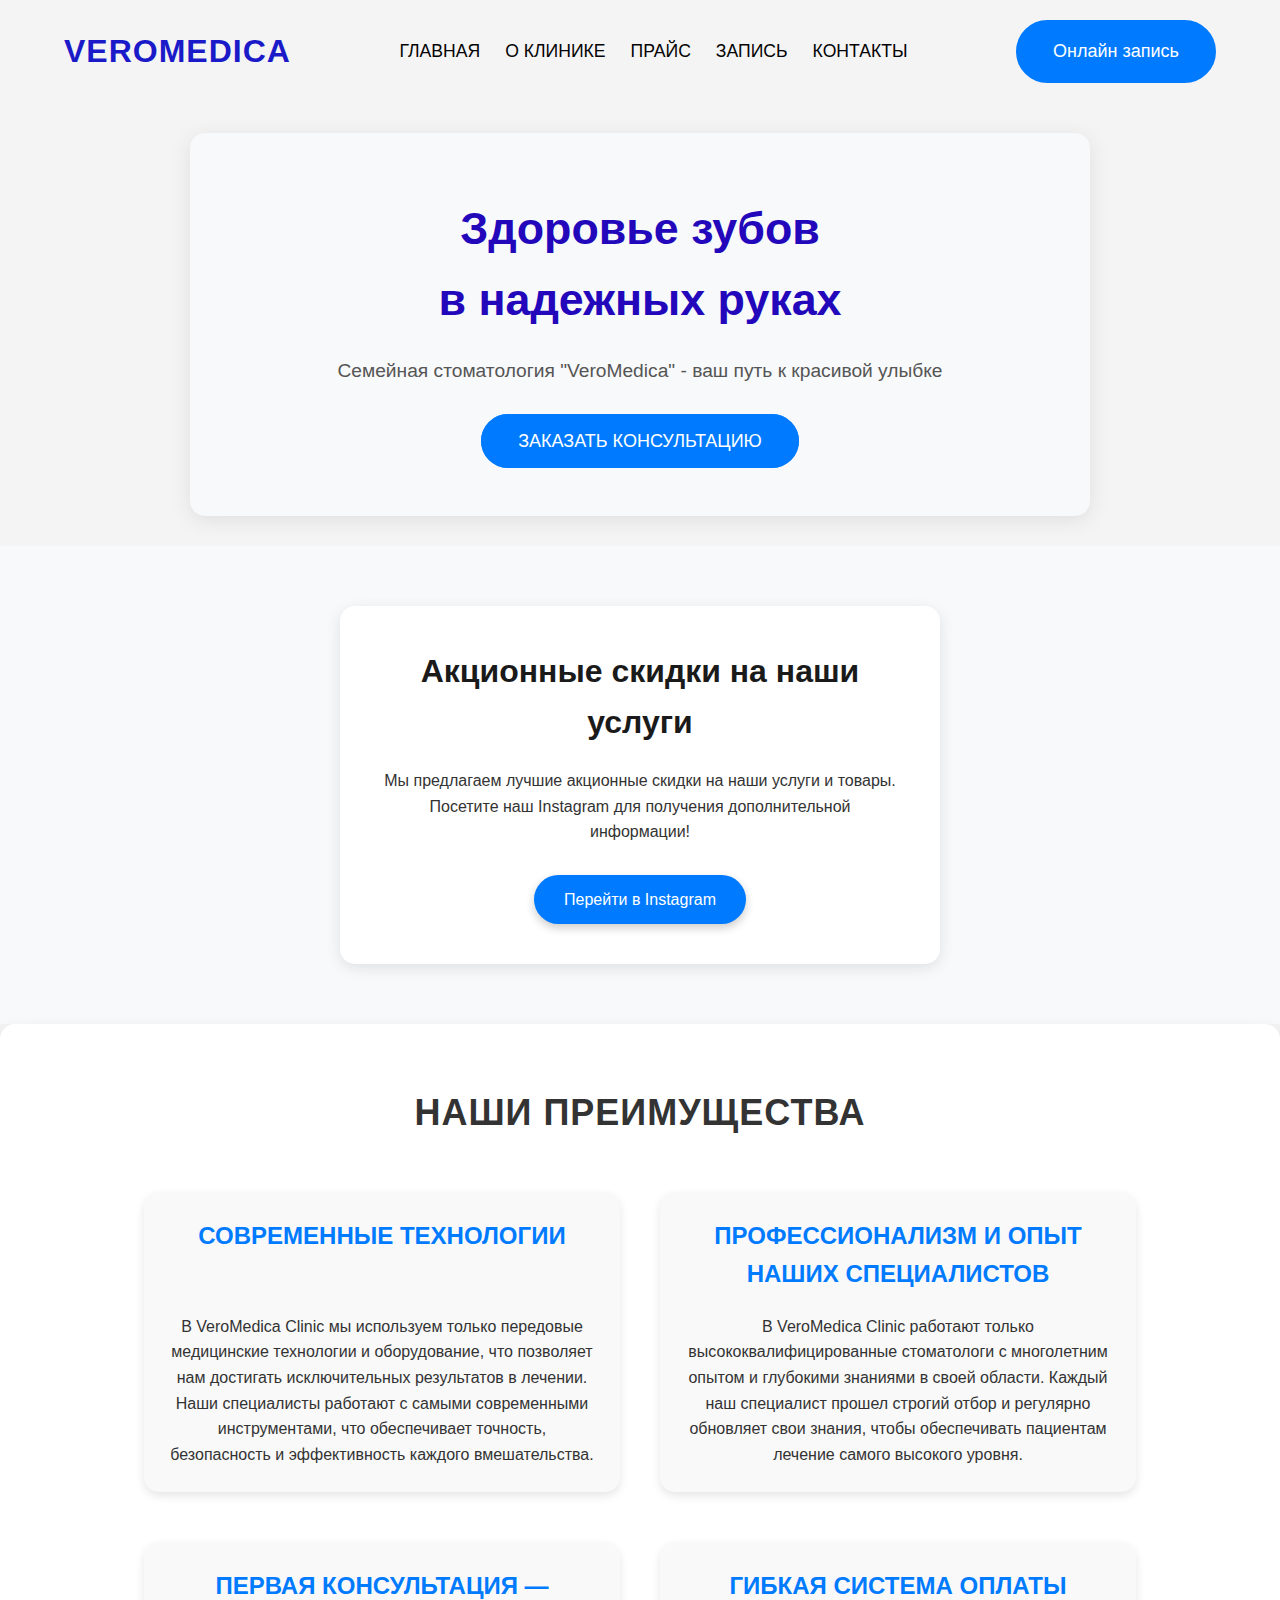
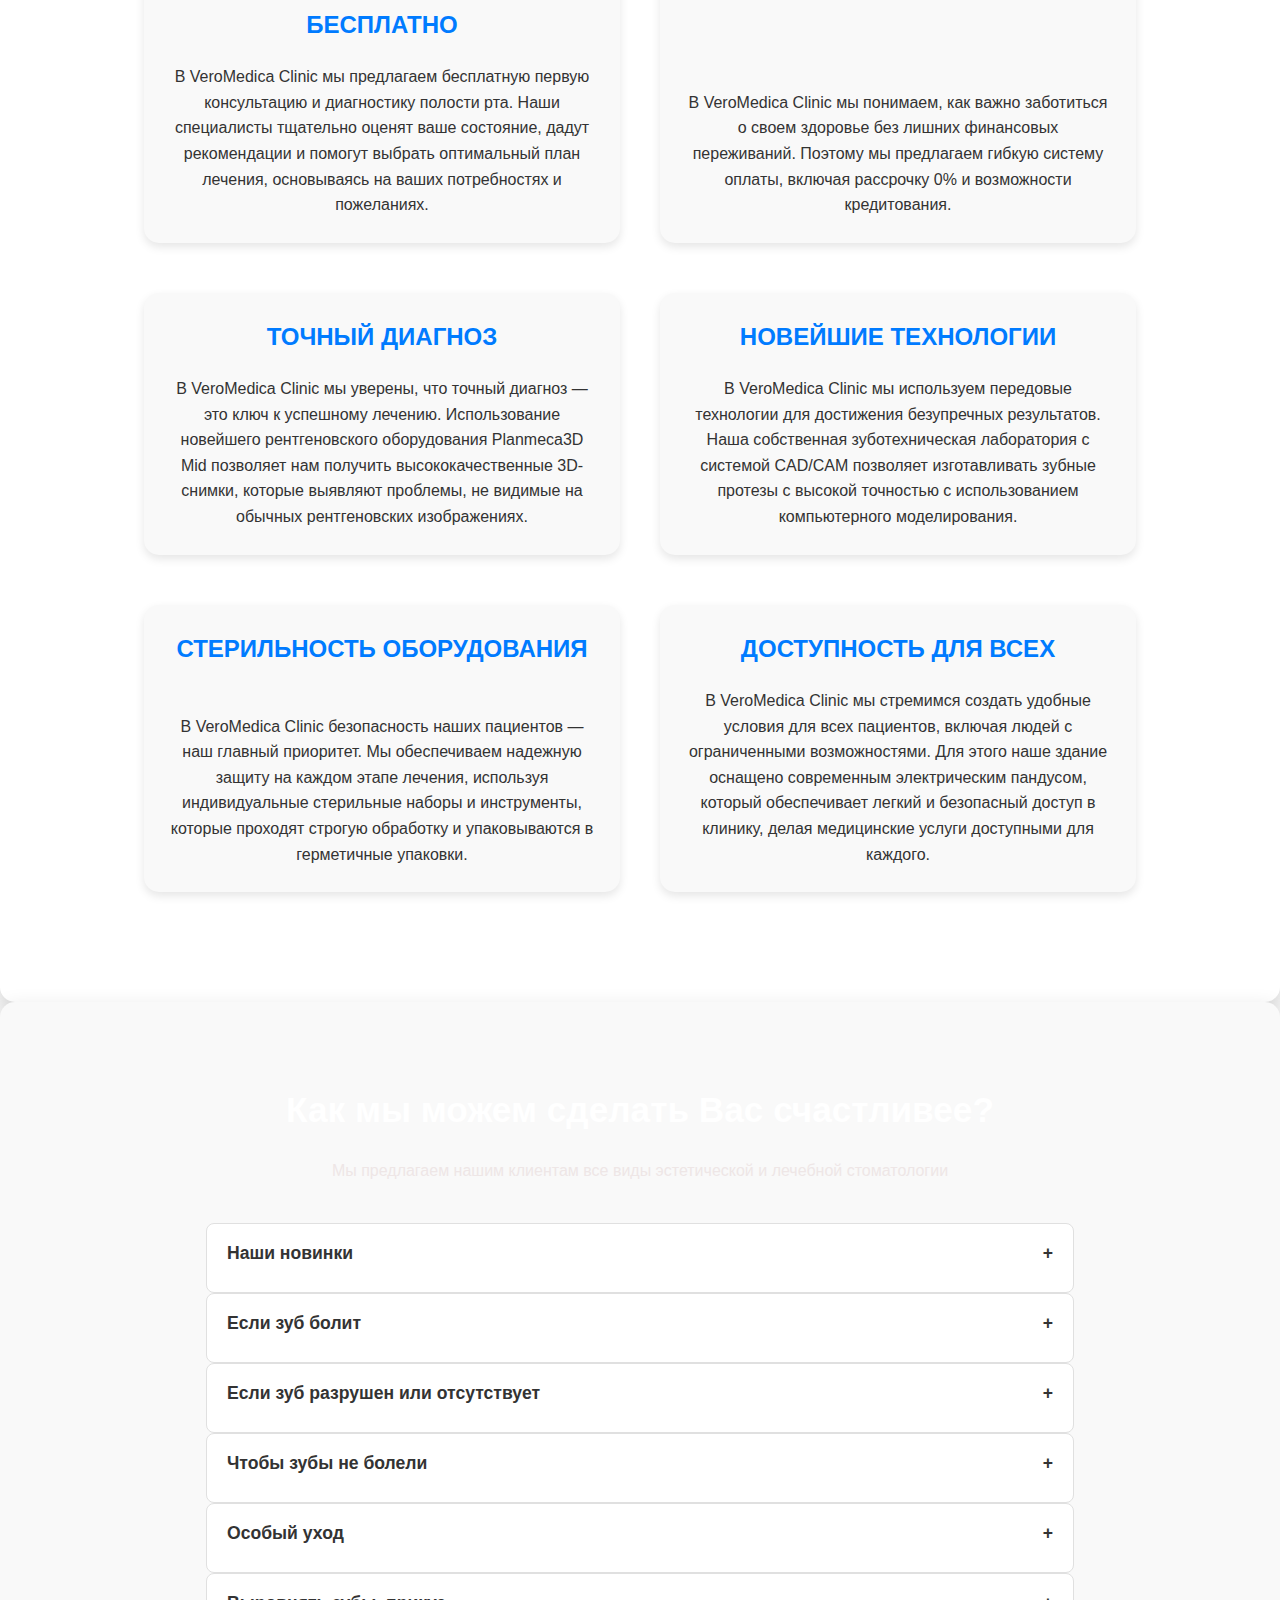
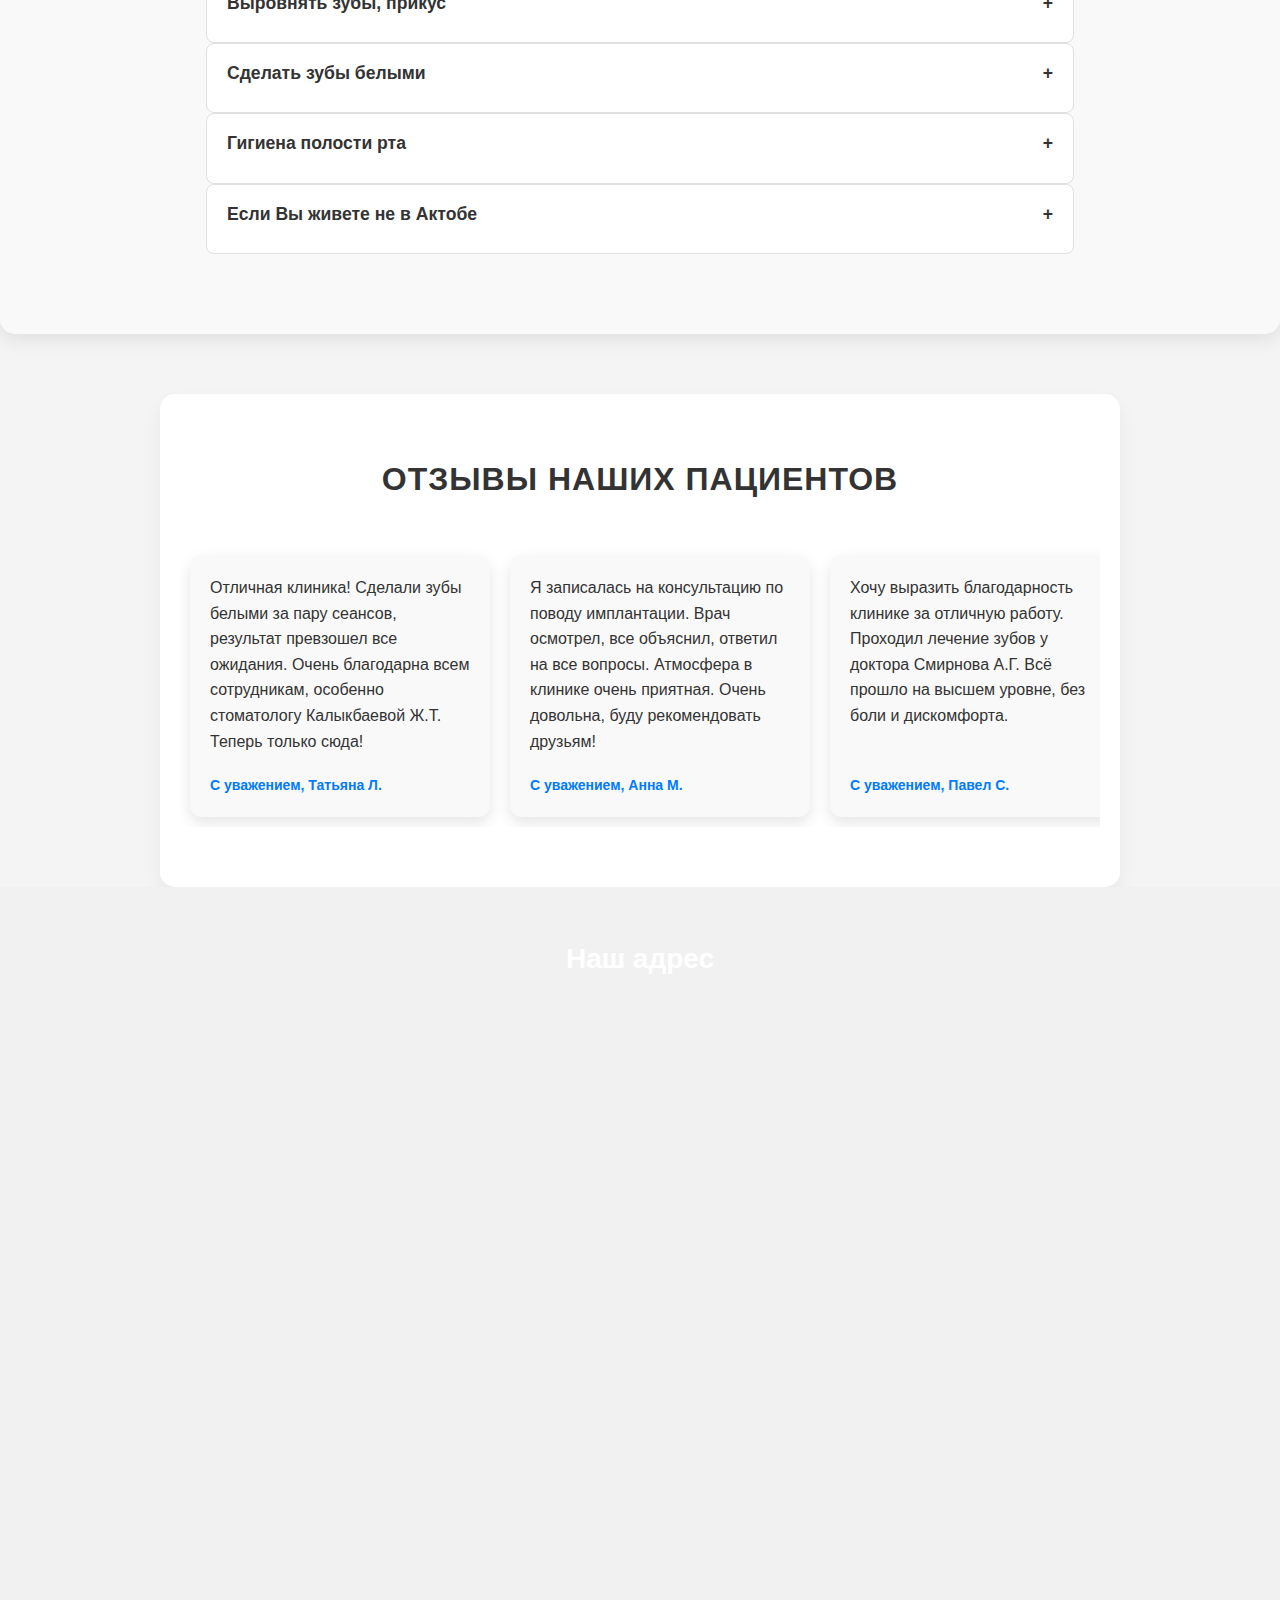
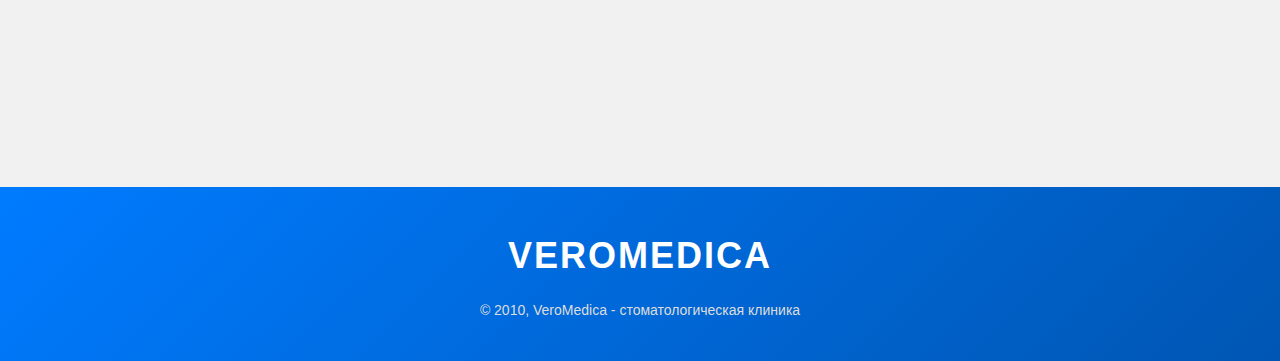
<file: index.html>
<!DOCTYPE html>
<html lang="ru">
<head>
    <meta charset="UTF-8">
    <meta name="viewport" content="width=device-width, initial-scale=1.0">
    <title>VeroMedica Clinic</title>
    <link rel="stylesheet" href="Css/styles.css">
</head>
<body>
    <header class="header">
        <div class="container">
            <div class="logo">VeroMedica</div>
            <nav class="nav-menu">
                <a href="index.html">Главная</a>
                <a href="О клинике.html">О клинике</a>
                <a href="Прайс.html">Прайс</a>
                <a href="Запись.html">Запись</a>
                <a href="Контакты.html">Контакты</a>
            </nav>
            <a href="#" class="btn primary-btn" id="openModal">Онлайн запись</a>
            <div id="modal" class="modal">
                <div class="modal-content">
                    <span class="close">&times;</span>
                    <h2>Онлайн запись</h2>
                    <form id="appointmentForm">
                        <input type="text" id="name" placeholder="Ваше имя" required>
                        <input type="text" id="city" placeholder="Ваш город" required>
                        <input type="tel" id="phone" placeholder="Ваш номер телефона" required>

                        <label for="doctor">Выберите врача:</label>
                        <select id="doctor" required>
                            <option value="" disabled selected>Выберите врача</option>
                            <option value="doctor1">Доктор Иванов</option>
                            <option value="doctor2">Доктор Петров</option>
                            <option value="doctor3">Доктор Сидоров</option>
                        </select>

                        <label for="date">Выберите дату:</label>
                        <input type="date" id="date" required>
                        <p id="dateError" style="color: red; display: none;">Эта дата недоступна для записи.</p>

                        <button type="submit" class="btn submit-btn">Записаться</button>
                    </form>
                    <div id="successMessage" class="success-message" style="display: none;">
                        <span class="checkmark">✔</span>
                        <p>Ваша запись успешно отправлена!</p>
                        <button id="viewRecordsButton" style="display:none;" class="btn submit-btnn">Посмотреть мои записи</button>
                    </div>
                </div>
            </div>
        </div>
    </header>    

    <section class="hero">
        <div class="hero-content">
            <h1>Здоровье зубов<br>в надежных руках</h1>
            <p>Семейная стоматология "VeroMedica" - ваш путь к красивой улыбке</p>
            <!-- Кнопка для открытия модального окна консультации -->
<a href="#" class="btn primary-btn" id="openConsultationModal">Заказать консультацию</a>

<!-- Модальное окно для консультации -->
<div id="consultationModal" class="modal">
    <div class="modal-content">
        <span class="close">&times;</span>
        <h2>Заказать консультацию</h2>
        <form id="consultationForm">
            <input type="text" id="name" placeholder="Ваше имя" required>
            <input type="text" id="city" placeholder="Ваш город" required>
            <input type="tel" id="phone" placeholder="Ваш номер телефона" required>

            <label for="doctor">Выберите врача:</label>
            <select id="doctor" required>
                <option value="" disabled selected>Выберите врача</option>
                <option value="doctor1">Доктор Иванов</option>
                <option value="doctor2">Доктор Петров</option>
                <option value="doctor3">Доктор Сидоров</option>
            </select>

            <label for="date">Выберите дату:</label>
            <input type="date" id="date" required>
            <p id="dateError" style="color: red; display: none;">Эта дата недоступна для записи. Попробуйте другие дни!</p>

            <button type="submit" class="btn submit-btn">Записаться</button>
        </form>
        <div id="consultationSuccessMessage" class="success-message" style="display: none;">
            <span class="checkmark">✔</span>
            <p>Ваша консультация успешно заказана!</p>
        </div>
    </div>
</div>

        </div>
    </section>           

    <div class="promo-wrapper">
        <div class="promo-container">
            <h1>Акционные скидки на наши услуги</h1>
            <p>Мы предлагаем лучшие акционные скидки на наши услуги и товары. <br>Посетите наш Instagram для получения дополнительной информации!</p>
            <a href="https://www.instagram.com/dentko_aktobe/" target="_blank" class="promo-button">Перейти в Instagram</a>
        </div>
    </div>

    <div class="wrapper1">
        <h1>Наши преимущества</h1>
    
        <div class="line1">
            <div class="line-item">
                <h2>Современные технологии</h2>
                <p>В VeroMedica Clinic мы используем только передовые медицинские технологии и оборудование, что позволяет нам достигать исключительных результатов в лечении. Наши специалисты работают с самыми современными инструментами, что обеспечивает точность, безопасность и эффективность каждого вмешательства.</p>
            </div>
            <div class="line-item">
                <h2>Профессионализм и опыт наших специалистов</h2>
                <p>В VeroMedica Clinic работают только высококвалифицированные стоматологи с многолетним опытом и глубокими знаниями в своей области. Каждый наш специалист прошел строгий отбор и регулярно обновляет свои знания, чтобы обеспечивать пациентам лечение самого высокого уровня.</p>
            </div>
        </div>
    
        <div class="line2">
            <div class="line-item">
                <h2>Первая консультация — бесплатно</h2>
                <p>В VeroMedica Clinic мы предлагаем бесплатную первую консультацию и диагностику полости рта. Наши специалисты тщательно оценят ваше состояние, дадут рекомендации и помогут выбрать оптимальный план лечения, основываясь на ваших потребностях и пожеланиях.</p>
            </div>
            <div class="line-item">
                <h2>Гибкая система оплаты</h2>
                <p>В VeroMedica Clinic мы понимаем, как важно заботиться о своем здоровье без лишних финансовых переживаний. Поэтому мы предлагаем гибкую систему оплаты, включая рассрочку 0% и возможности кредитования.</p>
            </div>
        </div>
    
        <div class="line3">
            <div class="line-item">
                <h2>Точный диагноз</h2>
                <p>В VeroMedica Clinic мы уверены, что точный диагноз — это ключ к успешному лечению. Использование новейшего рентгеновского оборудования Planmeca3D Mid позволяет нам получить высококачественные 3D-снимки, которые выявляют проблемы, не видимые на обычных рентгеновских изображениях.</p>
            </div>
            <div class="line-item">
                <h2>Новейшие технологии</h2>
                <p>В VeroMedica Clinic мы используем передовые технологии для достижения безупречных результатов. Наша собственная зуботехническая лаборатория с системой CAD/CAM позволяет изготавливать зубные протезы с высокой точностью с использованием компьютерного моделирования.</p>
            </div>
        </div>
    
        <div class="line4">
            <div class="line-item">
                <h2>Стерильность оборудования</h2>
                <p>В VeroMedica Clinic безопасность наших пациентов — наш главный приоритет. Мы обеспечиваем надежную защиту на каждом этапе лечения, используя индивидуальные стерильные наборы и инструменты, которые проходят строгую обработку и упаковываются в герметичные упаковки.</p>
            </div>
            <div class="line-item">
                <h2>Доступность для всех</h2>
                <p>В VeroMedica Clinic мы стремимся создать удобные условия для всех пациентов, включая людей с ограниченными возможностями. Для этого наше здание оснащено современным электрическим пандусом, который обеспечивает легкий и безопасный доступ в клинику, делая медицинские услуги доступными для каждого.</p>
            </div>
        </div>
    </div>

    <div class="wrapper4 services">
        <h2>Как мы можем сделать Вас счастливее?</h2>
        <p>Мы предлагаем нашим клиентам все виды эстетической и лечебной стоматологии</p>
        
        <div class="service-item">
            <div class="service-title">
                <span>Наши новинки</span>
                <span class="plus" data-target="content1">+</span>
            </div>
            <div class="service-content" id="content1">
                <p>Мы предлагаем инновационные услуги:</p>
                <ul>
                    <li>3D-моделирование улыбки — <strong>20,000 ₸</strong></li>
                    <li>Реставрация зубов новым материалом — <strong>15,000 ₸</strong></li>
                </ul>
            </div>
        </div>
    
        <div class="service-item">
            <div class="service-title">
                <span>Если зуб болит</span>
                <span class="plus" data-target="content2">+</span>
            </div>
            <div class="service-content" id="content2">
                <p>Экстренная помощь:</p>
                <ul>
                    <li>Диагностика и консультация — <strong>5,000 ₸</strong></li>
                    <li>Пломбирование зуба — <strong>12,000 ₸</strong></li>
                    <li>Удаление зуба мудрости — <strong>25,000 ₸</strong></li>
                </ul>
            </div>
        </div>
    
        <div class="service-item">
            <div class="service-title">
                <span>Если зуб разрушен или отсутствует</span>
                <span class="plus" data-target="content3">+</span>
            </div>
            <div class="service-content" id="content3">
                <p>Мы предлагаем:</p>
                <table>
                    <tr>
                        <th>Услуга</th>
                        <th>Цена</th>
                    </tr>
                    <tr>
                        <td>Имплантация</td>
                        <td>120,000 ₸</td>
                    </tr>
                    <tr>
                        <td>Керамическая коронка</td>
                        <td>80,000 ₸</td>
                    </tr>
                    <tr>
                        <td>Металлокерамика</td>
                        <td>70,000 ₸</td>
                    </tr>
                </table>
            </div>
        </div>
    
        <div class="service-item">
            <div class="service-title">
                <span>Чтобы зубы не болели</span>
                <span class="plus" data-target="content4">+</span>
            </div>
            <div class="service-content" id="content4">
                <p>Регулярная профилактика:</p>
                <ul>
                    <li>Гигиеническая чистка зубов — <strong>10,000 ₸</strong></li>
                    <li>Фторирование зубов — <strong>5,000 ₸</strong></li>
                    <li>Удаление зубного налета — <strong>8,000 ₸</strong></li>
                </ul>
            </div>
        </div>
    
        <div class="service-item">
            <div class="service-title">
                <span>Особый уход</span>
                <span class="plus" data-target="content5">+</span>
            </div>
            <div class="service-content" id="content5">
                <p>Мы уделяем внимание каждому пациенту:</p>
                <ul>
                    <li>Детская стоматология — <strong>7,000 ₸</strong></li>
                    <li>Особый подход для пожилых пациентов</li>
                    <li>Обезболивание процедур — <strong>3,000 ₸</strong></li>
                </ul>
            </div>
        </div>
    
        <div class="service-item">
            <div class="service-title">
                <span>Выровнять зубы, прикус</span>
                <span class="plus" data-target="content6">+</span>
            </div>
            <div class="service-content" id="content6">
                <p>Мы предлагаем:</p>
                <ul>
                    <li>Брекеты (металлические) — <strong>200,000 ₸</strong></li>
                    <li>Элайнеры (прозрачные капы) — <strong>250,000 ₸</strong></li>
                </ul>
            </div>
        </div>
    
        <div class="service-item">
            <div class="service-title">
                <span>Сделать зубы белыми</span>
                <span class="plus" data-target="content7">+</span>
            </div>
            <div class="service-content" id="content7">
                <p>Услуги отбеливания:</p>
                <ul>
                    <li>Лазерное отбеливание — <strong>60,000 ₸</strong></li>
                    <li>Домашнее отбеливание (система) — <strong>30,000 ₸</strong></li>
                </ul>
            </div>
        </div>
    
        <div class="service-item">
            <div class="service-title">
                <span>Гигиена полости рта</span>
                <span class="plus" data-target="content8">+</span>
            </div>
            <div class="service-content" id="content8">
                <p>Для поддержания здоровья:</p>
                <ul>
                    <li>Комплексная чистка зубов — <strong>10,000 ₸</strong></li>
                    <li>Удаление налета AirFlow — <strong>12,000 ₸</strong></li>
                    <li>Реминерализация эмали — <strong>15,000 ₸</strong></li>
                </ul>
            </div>
        </div>
    
        <div class="service-item">
            <div class="service-title">
                <span>Если Вы живете не в Актобе</span>
                <span class="plus" data-target="content9">+</span>
            </div>
            <div class="service-content" id="content9">
                <p>Для иногородних пациентов:</p>
                <ul>
                    <li>Удобное расписание процедур</li>
                    <li>Экспресс-услуги (лечение за 1-2 дня)</li>
                </ul>
            </div>
        </div>
    </div>       

    <div class="reviews">
        <h2>Отзывы наших пациентов</h2>
        <div class="review-carousel">
            <div class="review-container">
                <div class="review">
                    <p>
                        Отличная клиника! Сделали зубы белыми за пару сеансов, результат превзошел все ожидания. Очень благодарна всем сотрудникам, особенно стоматологу Калыкбаевой Ж.Т. Теперь только сюда!
                    </p>
                    <span class="author">С уважением, Татьяна Л.</span>
                </div>
                <div class="review">
                    <p>
                        Я записалась на консультацию по поводу имплантации. Врач осмотрел, все объяснил, ответил на все вопросы. Атмосфера в клинике очень приятная. Очень довольна, буду рекомендовать друзьям!
                    </p>
                    <span class="author">С уважением, Анна М.</span>
                </div>
                <div class="review">
                    <p>
                        Хочу выразить благодарность клинике за отличную работу. Проходил лечение зубов у доктора Смирнова А.Г. Всё прошло на высшем уровне, без боли и дискомфорта.
                    </p>
                    <span class="author">С уважением, Павел С.</span>
                </div>
                <div class="review">
                    <p>
                        Первый раз была у вас. Обслуживание класс, очень понравилось. Врач стоматолог Калыкбаева Ж.Т. огромное вам спасибо. Успехов и процветания вашему коллективу!
                    </p>
                    <span class="author">С уважением, Исанова Баян К.</span>
                </div>
                <div class="review">
                    <p>
                        Посетили Вашу клинику по рекомендации моей семьи, а именно были на приеме у врача стоматолога Калыкбаевой Ж.Т. Спасибо за прекрасное обслуживание!
                    </p>
                    <span class="author">С уважением, Джамалдиев Ислам.</span>
                </div>
                <div class="review">
                    <p>
                        Очень довольна качеством обслуживания! Спасибо врачам за внимание и профессионализм!
                    </p>
                    <span class="author">С уважением, Оксана П.</span>
                </div>
                <div class="review">
                    <p>
                        Отличная стоматология! Лечили зубы всей семьей. Спасибо за высокий уровень обслуживания и дружелюбный персонал!
                    </p>
                    <span class="author">С уважением, Виктория Д.</span>
                </div>
                <div class="review">
                    <p>
                        Проходил лечение и чистку зубов, доктор сделал всё быстро и безболезненно. Прекрасный сервис и отличное оборудование!
                    </p>
                    <span class="author">С уважением, Алексей Р.</span>
                </div>
                <div class="review">
                    <p>
                        Лучшая стоматология в городе! Всё прошло идеально, обязательно вернусь ещё. Спасибо!
                    </p>
                    <span class="author">С уважением, Сергей Н.</span>
                </div>
            </div>
        </div>
    </div>    
        
    <div class="clinic-map">
        <h3>Наш адрес</h3>
        <iframe src="https://www.google.com/maps/embed?pb=!1m18!1m12!1m3!1d112372.50507872734!2d57.166646!3d50.283822!2m3!1f0!2f0!3f0!3m2!1i1024!2i768!4f13.1!3m3!1m2!1s0x41c72d4b7b7b5d27%3A0x8f7682b94a5c6795!2z0JjQs9C60LrQvdCw!5e0!3m2!1sru!2sru!4v1732523171609&zoom=15" width="600" height="450" style="border:0;" allowfullscreen="" loading="lazy"></iframe>
    </div>   

        <div class="footer">
            <div class="footer-logo">
                <h1>VeroMedica</h1>
                <p>&copy; 2010, VeroMedica - стоматологическая клиника</p>
            </div>
        </div>
<script>

document.addEventListener("DOMContentLoaded", () => {
    const unavailableDates = [
        "2024-12-01", "2024-12-02", "2024-12-05", "2024-12-17", "2024-12-10",
        "2024-12-29", "2024-12-15", "2024-12-12", "2024-12-09", "2024-12-25"
    ];

    const appointmentForm = document.getElementById('appointmentForm');
    const successMessage = document.getElementById('successMessage');
    const dateInput = document.getElementById('date');
    const dateError = document.getElementById('dateError');
    const viewRecordsButton = document.getElementById('viewRecordsButton'); // Получаем кнопку

    // Обработчик отправки формы
    appointmentForm.addEventListener('submit', function (e) {
        e.preventDefault(); // Останавливаем стандартное поведение формы

        const selectedDate = dateInput.value;
        const selectedDoctor = document.getElementById('doctor').value;
        const name = document.getElementById('name').value;
        const city = document.getElementById('city').value;
        const phone = document.getElementById('phone').value;

        if (unavailableDates.includes(selectedDate)) {
            // Если дата недоступна, показываем ошибку и не отправляем форму
            dateError.style.display = 'block';
        } else {
            // Если дата доступна, скрываем ошибку и показываем сообщение об успехе
            dateError.style.display = 'none';
            appointmentForm.style.display = 'none';
            successMessage.style.display = 'block';

            // Сохраняем информацию о записи в localStorage
            localStorage.setItem('appointment', JSON.stringify({
                name: name,
                city: city,
                phone: phone,
                doctor: selectedDoctor,
                date: selectedDate
            }));

            // Показываем кнопку "Посмотреть мои записи"
            if (viewRecordsButton) {
                viewRecordsButton.style.display = 'inline-block';
                viewRecordsButton.addEventListener("click", () => {
                    window.location.href = "Запись.html";
                });
            }

            // Автоматическое закрытие через 5 секунд
            setTimeout(() => {
                if (modal) {
                    modal.style.display = "none";
                }
                appointmentForm.style.display = "block"; // Восстановить отображение формы
                successMessage.style.display = "none"; // Скрыть сообщение об успехе
                if (viewRecordsButton) viewRecordsButton.style.display = "none"; // Скрыть кнопку
            }, 5000);
        }
    });

    // Функция для настройки модальных окон
    function setupModal(modalId, openButtonId, closeButtonClass, formId, successMessageId) {
        const modal = document.getElementById(modalId);
        const openButton = document.getElementById(openButtonId);
        const closeButton = modal.querySelector(closeButtonClass);
        const form = document.getElementById(formId);
        const successMessage = document.getElementById(successMessageId);
        const dateInput = form.querySelector("#date");
        const dateError = form.querySelector("#dateError");

        // Проверка недоступных дат
        if (dateInput) {
            dateInput.addEventListener("change", () => {
                const selectedDate = dateInput.value;
                if (unavailableDates.includes(selectedDate)) {
                    dateError.style.display = "block";
                    dateInput.value = ""; // Сбросить некорректную дату
                } else {
                    dateError.style.display = "none";
                }
            });
        }

        // Открытие модального окна
        openButton.addEventListener("click", (e) => {
            e.preventDefault();
            modal.style.display = "flex";
        });

        // Закрытие модального окна
        closeButton.addEventListener("click", () => {
            modal.style.display = "none";
        });

        // Закрытие при клике вне модального окна
        window.addEventListener("click", (e) => {
            if (e.target === modal) {
                modal.style.display = "none";
            }
        });
    }

    // Настройка модальных окон
    setupModal("modal", "openModal", ".close", "appointmentForm", "successMessage");
    setupModal("consultationModal", "openConsultationModal", ".close", "consultationForm", "consultationSuccessMessage");

    // Если необходимо, для отображения записанных данных на странице "Запись.html"
    if (window.location.href.includes("Запись.html")) {
        const savedAppointment = JSON.parse(localStorage.getItem('appointment'));
        if (savedAppointment && document.getElementById('appointmentInfo')) {
            document.getElementById('appointmentInfo').innerHTML = `
                <p>Имя: ${savedAppointment.name}</p>
                <p>Город: ${savedAppointment.city}</p>
                <p>Телефон: ${savedAppointment.phone}</p>
                <p>Врач: ${savedAppointment.doctor === "Врач Иванов" ? "Врач Иванов" : 
                          savedAppointment.doctor === "doctor2" ? "Врач Петров" : 
                          savedAppointment.doctor === "doctor3" ? "Врач Сидоров" : "Неизвестный врач"}</p>
                <p>Дата: ${savedAppointment.date}</p>
            `;
        }
    }
});



</script> 
</body>
</html>
</file>
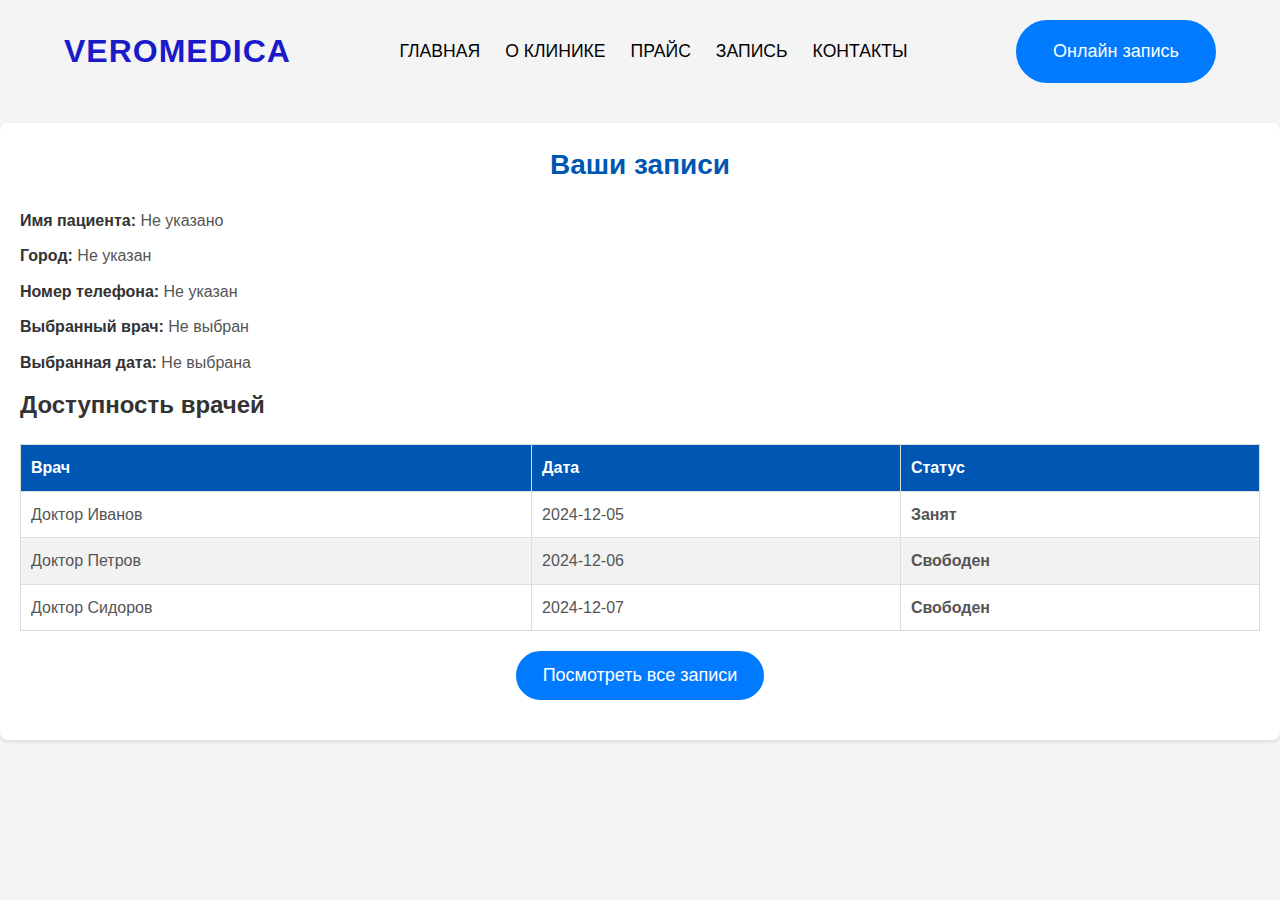
<file: Запись.html>
<!DOCTYPE html>
<html lang="ru">
<head>
    <meta charset="UTF-8">
    <meta name="viewport" content="width=device-width, initial-scale=1.0">
    <title>Запись - VeroMedica Clinic</title>
    <link rel="stylesheet" href="Css/styles5.css">
</head>
<body>
    <header class="header">
        <div class="container">
            <div class="logo">VeroMedica</div>
            <nav class="nav-menu">
                <a href="index.html">Главная</a>
                <a href="О клинике.html">О клинике</a>
                <a href="Прайс.html">Прайс</a>
                <a href="Запись.html">Запись</a>
                <a href="Контакты.html">Контакты</a>
            </nav>
            <a href="#" class="btn primary-btn" id="openModal">Онлайн запись</a>
            <div id="modal" class="modal">
                <div class="modal-content">
                    <span class="close">&times;</span>
                    <h2>Онлайн запись</h2>
                    <form id="appointmentForm">
                        <input type="text" id="name" placeholder="Ваше имя" required>
                        <input type="text" id="city" placeholder="Ваш город" required>
                        <input type="tel" id="phone" placeholder="Ваш номер телефона" required>

                        <label for="doctor">Выберите врача:</label>
                        <select id="doctor" required>
                            <option value="" disabled selected>Выберите врача</option>
                            <option value="doctor1">Доктор Иванов</option>
                            <option value="doctor2">Доктор Петров</option>
                            <option value="doctor3">Доктор Сидоров</option>
                        </select>

                        <label for="date">Выберите дату:</label>
                        <input type="date" id="date" required>
                        <p id="dateError" style="color: red; display: none;">Эта дата недоступна для записи.</p>

                        <button type="submit" class="btn submit-btn">Записаться</button>
                    </form>
                    <div id="successMessage" class="success-message" style="display: none;">
                        <span class="checkmark">✔</span>
                        <p>Ваша запись успешно отправлена!</p>
                    </div>
                </div>
            </div>
        </div>
    </header>   

    <main class="content">
        <div class="container">
            <h1>Ваши записи</h1>
            <div class="appointment-info">
                <p><strong>Имя пациента:</strong> <span id="patientName">Не указано</span></p>
                <p><strong>Город:</strong> <span id="patientCity">Не указан</span></p>
                <p><strong>Номер телефона:</strong> <span id="patientPhone">Не указан</span></p>
                <p><strong>Выбранный врач:</strong> <span id="selectedDoctor">Не выбран</span></p>
                <p><strong>Выбранная дата:</strong> <span id="selectedDate">Не выбрана</span></p>
            </div>
    
            <h2>Доступность врачей</h2>
            <table class="availability-table">
                <thead>
                    <tr>
                        <th>Врач</th>
                        <th>Дата</th>
                        <th>Статус</th>
                    </tr>
                </thead>
                <tbody id="availabilityData">
                    <tr>
                        <td>Доктор Иванов</td>
                        <td>2024-12-05</td>
                        <td>Занят</td>
                    </tr>
                    <tr>
                        <td>Доктор Петров</td>
                        <td>2024-12-06</td>
                        <td>Свободен</td>
                    </tr>
                    <tr>
                        <td>Доктор Сидоров</td>
                        <td>2024-12-07</td>
                        <td>Свободен</td>
                    </tr>
                </tbody>
            </table>
        </div>
        <div class="actions">
            <button class="btn primary-btn" id="viewAllRecords">Посмотреть все записи</button>
        </div>
    </main>   

    <script>
// Работа с модальным окном
const modal = document.getElementById('modal');
const openModalBtn = document.getElementById('openModal');
const closeModalBtn = document.querySelector('.close');

// Открытие модального окна
openModalBtn.addEventListener('click', (e) => {
    e.preventDefault();
    modal.style.display = 'flex';
});

// Закрытие модального окна
closeModalBtn.addEventListener('click', () => {
    modal.style.display = 'none';
});

// Закрытие модального окна при клике вне его
window.addEventListener('click', (e) => {
    if (e.target === modal) {
        modal.style.display = 'none';
    }
});

// Массив недоступных дат
const unavailableDates = ['2024-12-05', '2024-12-10', '2024-12-15', '2024-12-02', '2024-12-17', '2024-12-23', '2024-12-09']; // Пример дат

// Автоматическое добавление +7 в номер телефона и предотвращение его удаления
document.addEventListener('DOMContentLoaded', function () {
    const phoneInput = document.getElementById('phone');

    // При фокусе автоматически добавляем +7, если поле пустое
    phoneInput.addEventListener('focus', function () {
        if (phoneInput.value === "") {
            phoneInput.value = "+7";  
        }
    });

    // Проверка и добавление +7, если его нет в начале
    phoneInput.addEventListener('input', function () {
        if (phoneInput.value.indexOf('+7') !== 0) {
            phoneInput.value = "+7" + phoneInput.value.replace(/^(\+7)/, '');
        }
    });

    // Проверка выбранной даты на недоступность
    const dateInput = document.getElementById('date');
    const dateError = document.getElementById('dateError');

    dateInput.addEventListener('input', function () {
        const selectedDate = dateInput.value;
        if (unavailableDates.includes(selectedDate)) {
            dateError.style.display = 'block';
        } else {
            dateError.style.display = 'none';
        }
    });
});

document.addEventListener('DOMContentLoaded', function () {
    // Получаем данные о записи из localStorage
    const appointmentData = JSON.parse(localStorage.getItem('appointment'));

    if (appointmentData) {
        // Отображаем данные о записи на странице
        document.getElementById('patientName').textContent = appointmentData.name || 'Не указано';
        document.getElementById('patientCity').textContent = appointmentData.city || 'Не указан';
        document.getElementById('patientPhone').textContent = appointmentData.phone || 'Не указан';
        document.getElementById('selectedDoctor').textContent = appointmentData.doctor || 'Не выбран';
        document.getElementById('selectedDate').textContent = appointmentData.date || 'Не выбрана';
    }
});

// Управление модальным окном и успешным сообщением после отправки формы
document.addEventListener('DOMContentLoaded', function () {
    const appointmentForm = document.getElementById('appointmentForm');
    const successMessage = document.getElementById('successMessage');
    const dateInput = document.getElementById('date'); // Получаем поле даты
    const dateError = document.getElementById('dateError'); // Получаем элемент для сообщения об ошибке

    // Обработчик отправки формы
    appointmentForm.addEventListener('submit', function (e) {
        e.preventDefault(); // Останавливаем стандартное поведение формы

        // Получаем значения из формы
        const name = document.getElementById('name').value;
        const city = document.getElementById('city').value;
        const phone = document.getElementById('phone').value;
        const doctor = document.getElementById('doctor').value;
        const selectedDate = dateInput.value;

        // Проверка выбранной даты
        if (unavailableDates.includes(selectedDate)) {
            // Если дата недоступна, показываем ошибку и не отправляем форму
            dateError.style.display = 'block';
        } else {
            // Если дата доступна, скрываем ошибку и показываем сообщение об успешной записи
            dateError.style.display = 'none';
            // Скрываем форму и показываем сообщение об успехе
            appointmentForm.style.display = 'none';
            successMessage.style.display = 'block';

            // Обновление информации на странице
            document.getElementById('patientName').textContent = name;
            document.getElementById('patientCity').textContent = city;
            document.getElementById('patientPhone').textContent = phone;
            document.getElementById('selectedDoctor').textContent = doctor;
            document.getElementById('selectedDate').textContent = selectedDate;

            // Сохранение данных в localStorage
            const appointmentData = {
                name: name,
                city: city,
                phone: phone,
                doctor: doctor,
                date: selectedDate
            };
            localStorage.setItem('appointment', JSON.stringify(appointmentData));
        }
    });
});

    </script>
</body>
</html>
</file>
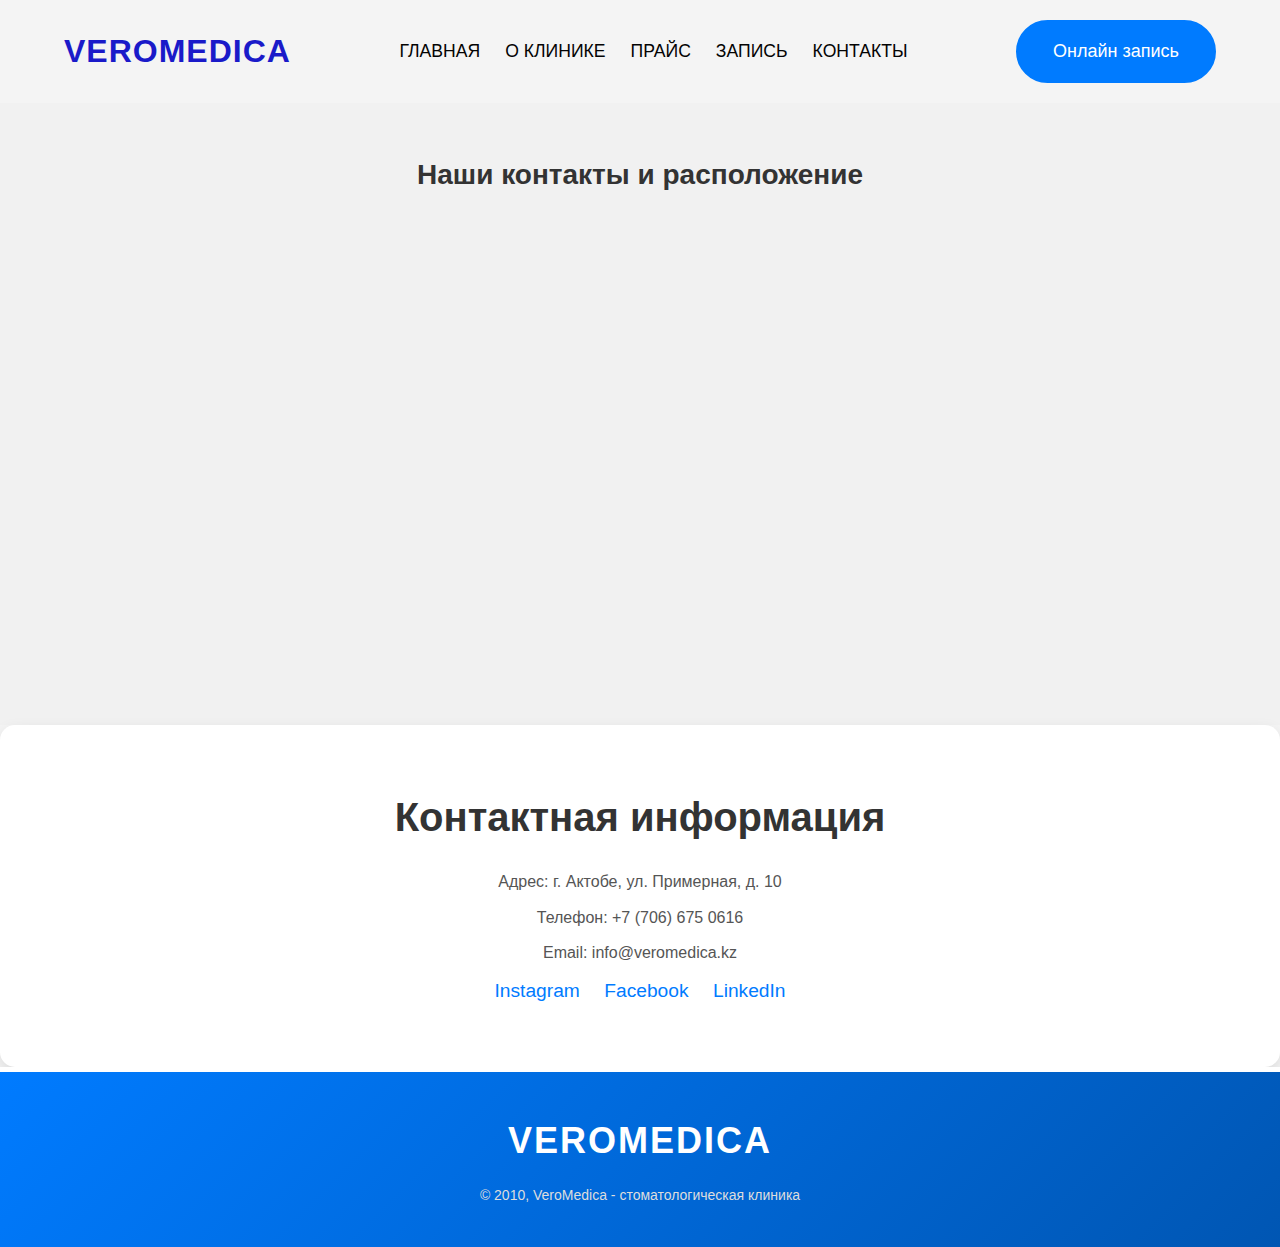
<file: Контакты.html>
<!DOCTYPE html>
<html lang="ru">
<head>
    <meta charset="UTF-8">
    <meta name="viewport" content="width=device-width, initial-scale=1.0">
    <title>VeroMedica Clinic</title>
    <link rel="stylesheet" href="Css/styles3.css">
</head>
<body>
    <header class="header">
        <div class="container">
            <div class="logo">VeroMedica</div>
            <nav class="nav-menu">
                <a href="index.html">Главная</a>
                <a href="О клинике.html">О клинике</a>
                <a href="Прайс.html">Прайс</a>
                <a href="Запись.html">Запись</a>
                <a href="Контакты.html">Контакты</a>
            </nav>
            <a href="#" class="btn primary-btn" id="openModal">Онлайн запись</a>
            <div id="modal" class="modal">
                <div class="modal-content">
                    <span class="close">&times;</span>
                    <h2>Онлайн запись</h2>
                    <form id="appointmentForm">
                        <input type="text" id="name" placeholder="Ваше имя" required>
                        <input type="text" id="city" placeholder="Ваш город" required>
                        <input type="tel" id="phone" placeholder="Ваш номер телефона" required>

                        <label for="doctor">Выберите врача:</label>
                        <select id="doctor" required>
                            <option value="" disabled selected>Выберите врача</option>
                            <option value="doctor1">Доктор Иванов</option>
                            <option value="doctor2">Доктор Петров</option>
                            <option value="doctor3">Доктор Сидоров</option>
                        </select>

                        <label for="date">Выберите дату:</label>
                        <input type="date" id="date" required>
                        <p id="dateError" style="color: red; display: none;">Эта дата недоступна для записи.</p>

                        <button type="submit" class="btn submit-btn">Записаться</button>
                    </form>
                    <div id="successMessage" class="success-message" style="display: none;">
                        <span class="checkmark">✔</span>
                        <p>Ваша запись успешно отправлена!</p>
                    </div>
                </div>
            </div>
        </div>
    </header>

    <div class="clinic-map">
        <h3>Наши контакты и расположение</h3>
        <iframe src="https://www.google.com/maps/embed?pb=!1m18!1m12!1m3!1d112372.50507872734!2d57.166646!3d50.283822!2m3!1f0!2f0!3f0!3m2!1i1024!2i768!4f13.1!3m3!1m2!1s0x41c72d4b7b7b5d27%3A0x8f7682b94a5c6795!2z0JjQs9C60LrQvdCw!5e0!3m2!1sru!2sru!4v1732523171609&zoom=15" width="600" height="450" style="border:0;" allowfullscreen="" loading="lazy"></iframe>
    </div>

    <section class="contact-info">
        <h2>Контактная информация</h2>
        <p>Адрес: г. Актобе, ул. Примерная, д. 10</p>
        <p>Телефон: +7 (706) 675 0616</p>
        <p>Email: info@veromedica.kz</p>
    
        <div class="social-media">
            <a href="https://www.instagram.com" target="_blank">Instagram</a>
            <a href="https://www.facebook.com" target="_blank">Facebook</a>
            <a href="https://www.linkedin.com" target="_blank">LinkedIn</a>
        </div>
    </section> 

        <div class="footer">
            <div class="footer-logo">
                <h1>VeroMedica</h1>
                <p>&copy; 2010, VeroMedica - стоматологическая клиника</p>
            </div>
        </div>

<script>
        // Работа с модальным окном
const modal = document.getElementById('modal');
const openModalBtn = document.getElementById('openModal');
const closeModalBtn = document.querySelector('.close');

// Открытие модального окна
openModalBtn.addEventListener('click', (e) => {
    e.preventDefault();
    modal.style.display = 'flex';
});

// Закрытие модального окна
closeModalBtn.addEventListener('click', () => {
    modal.style.display = 'none';
});

// Закрытие модального окна при клике вне его
window.addEventListener('click', (e) => {
    if (e.target === modal) {
        modal.style.display = 'none';
    }
});

// Массив недоступных дат
const unavailableDates = ['2024-12-05', '2024-12-10', '2024-12-15', '2024-12-02', '2024-12-17', '2024-12-23', '2024-12-09']; // Пример дат

// Автоматическое добавление +7 в номер телефона и предотвращение его удаления
document.addEventListener('DOMContentLoaded', function () {
    const phoneInput = document.getElementById('phone');

    // При фокусе автоматически добавляем +7, если поле пустое
    phoneInput.addEventListener('focus', function () {
        if (phoneInput.value === "") {
            phoneInput.value = "+7";  
        }
    });

    // Проверка и добавление +7, если его нет в начале
    phoneInput.addEventListener('input', function () {
        if (phoneInput.value.indexOf('+7') !== 0) {
            phoneInput.value = "+7" + phoneInput.value.replace(/^(\+7)/, '');
        }
    });

    // Проверка выбранной даты на недоступность
    const dateInput = document.getElementById('date');
    const dateError = document.getElementById('dateError');

    dateInput.addEventListener('input', function () {
        const selectedDate = dateInput.value;
        if (unavailableDates.includes(selectedDate)) {
            dateError.style.display = 'block';
        } else {
            dateError.style.display = 'none';
        }
    });
});

// Управление модальным окном и успешным сообщением после отправки формы
document.addEventListener('DOMContentLoaded', function () {
    const appointmentForm = document.getElementById('appointmentForm');
    const successMessage = document.getElementById('successMessage');
    const dateInput = document.getElementById('date'); // Получаем поле даты
    const dateError = document.getElementById('dateError'); // Получаем элемент для сообщения об ошибке

    // Обработчик отправки формы
    appointmentForm.addEventListener('submit', function (e) {
        e.preventDefault(); // Останавливаем стандартное поведение формы

        // Проверка выбранной даты
        const selectedDate = dateInput.value;
        if (unavailableDates.includes(selectedDate)) {
            // Если дата недоступна, показываем ошибку и не отправляем форму
            dateError.style.display = 'block';
        } else {
            // Если дата доступна, скрываем ошибку и показываем сообщение об успешной записи
            dateError.style.display = 'none';
            // Скрываем форму и показываем сообщение об успехе
            appointmentForm.style.display = 'none';
            successMessage.style.display = 'block';

            // Закрытие модального окна через 5 секунд
            setTimeout(function () {
                modal.style.display = 'none';
            }, 5000);
        }
    });
});

</script>
</body>
</html>
</file>
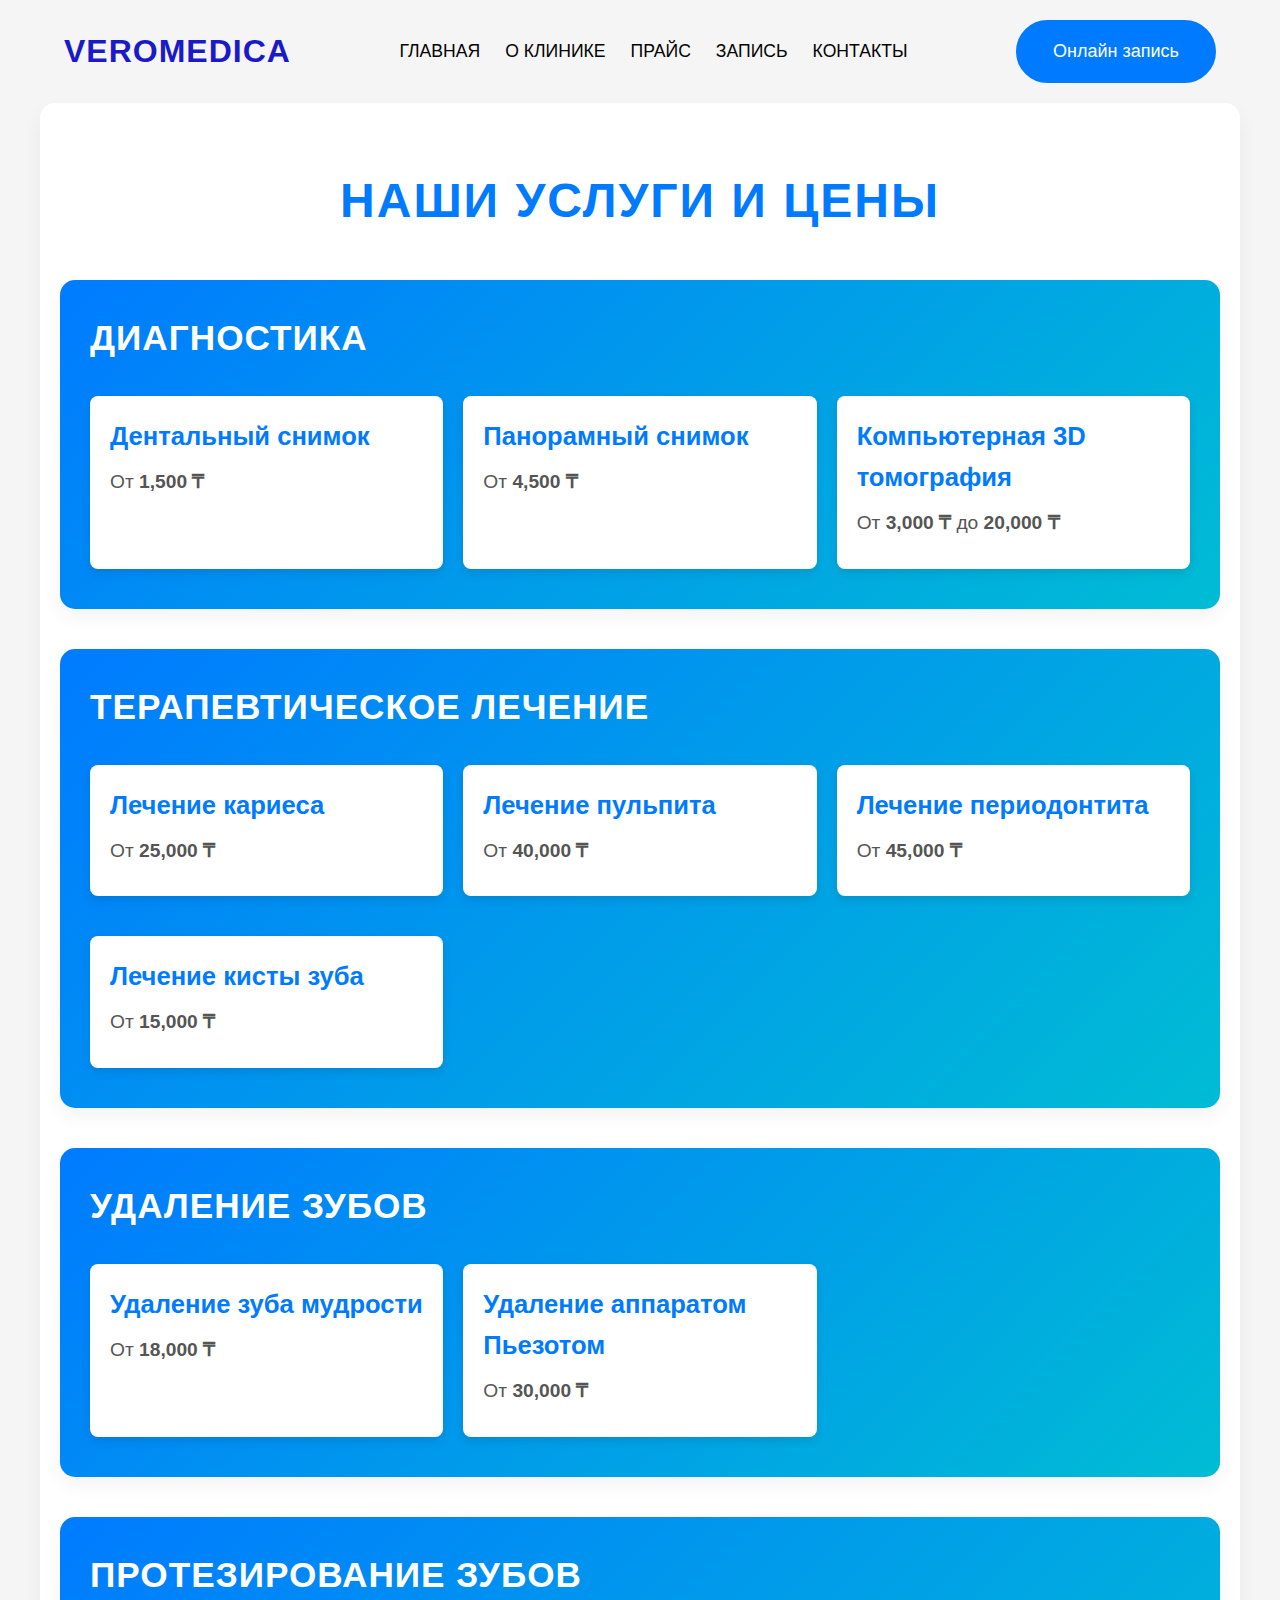
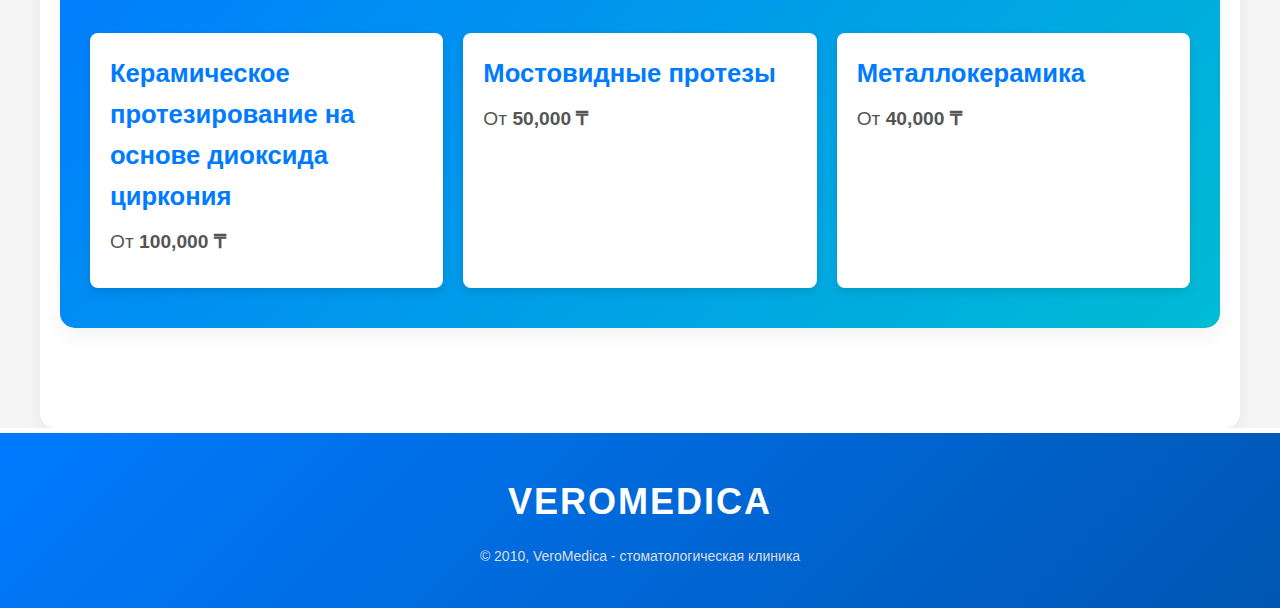
<file: Прайс.html>
<!DOCTYPE html>
<html lang="ru">
<head>
    <meta charset="UTF-8">
    <meta name="viewport" content="width=device-width, initial-scale=1.0">
    <title>VeroMedica Clinic</title>
    <link rel="stylesheet" href="Css/styles4.css">
</head>
<body>
    <header class="header">
        <div class="container">
            <div class="logo">VeroMedica</div>
            <nav class="nav-menu">
                <a href="index.html">Главная</a>
                <a href="О клинике.html">О клинике</a>
                <a href="Прайс.html">Прайс</a>
                <a href="Запись.html">Запись</a>
                <a href="Контакты.html">Контакты</a>
            </nav>
            <a href="#" class="btn primary-btn" id="openModal">Онлайн запись</a>
            <div id="modal" class="modal">
                <div class="modal-content">
                    <span class="close">&times;</span>
                    <h2>Онлайн запись</h2>
                    <form id="appointmentForm">
                        <input type="text" id="name" placeholder="Ваше имя" required>
                        <input type="text" id="city" placeholder="Ваш город" required>
                        <input type="tel" id="phone" placeholder="Ваш номер телефона" required>

                        <label for="doctor">Выберите врача:</label>
                        <select id="doctor" required>
                            <option value="" disabled selected>Выберите врача</option>
                            <option value="doctor1">Доктор Иванов</option>
                            <option value="doctor2">Доктор Петров</option>
                            <option value="doctor3">Доктор Сидоров</option>
                        </select>

                        <label for="date">Выберите дату:</label>
                        <input type="date" id="date" required>
                        <p id="dateError" style="color: red; display: none;">Эта дата недоступна для записи.</p>

                        <button type="submit" class="btn submit-btn">Записаться</button>
                    </form>
                    <div id="successMessage" class="success-message" style="display: none;">
                        <span class="checkmark">✔</span>
                        <p>Ваша запись успешно отправлена!</p>
                    </div>
                </div>
            </div>
        </div>
    </header>

    <section class="pricing">
        <h2>Наши услуги и цены</h2>
        <div class="pricing-category">
            <h3>Диагностика</h3>
            <div class="pricing-items">
                <div class="price-item">
                    <h4>Дентальный снимок</h4>
                    <p>От <strong>1,500 ₸</strong></p>
                </div>
                <div class="price-item">
                    <h4>Панорамный снимок</h4>
                    <p>От <strong>4,500 ₸</strong></p>
                </div>
                <div class="price-item">
                    <h4>Компьютерная 3D томография</h4>
                    <p>От <strong>3,000 ₸</strong> до <strong>20,000 ₸</strong></p>
                </div>
            </div>
        </div>
        <div class="pricing-category">
            <h3>Терапевтическое лечение</h3>
            <div class="pricing-items">
                <div class="price-item">
                    <h4>Лечение кариеса</h4>
                    <p>От <strong>25,000 ₸</strong></p>
                </div>
                <div class="price-item">
                    <h4>Лечение пульпита</h4>
                    <p>От <strong>40,000 ₸</strong></p>
                </div>
                <div class="price-item">
                    <h4>Лечение периодонтита</h4>
                    <p>От <strong>45,000 ₸</strong></p>
                </div>
                <div class="price-item">
                    <h4>Лечение кисты зуба</h4>
                    <p>От <strong>15,000 ₸</strong></p>
                </div>
            </div>
        </div>
        <div class="pricing-category">
            <h3>Удаление зубов</h3>
            <div class="pricing-items">
                <div class="price-item">
                    <h4>Удаление зуба мудрости</h4>
                    <p>От <strong>18,000 ₸</strong></p>
                </div>
                <div class="price-item">
                    <h4>Удаление аппаратом Пьезотом</h4>
                    <p>От <strong>30,000 ₸</strong></p>
                </div>
            </div>
        </div>
        <div class="pricing-category">
            <h3>Протезирование зубов</h3>
            <div class="pricing-items">
                <div class="price-item">
                    <h4>Керамическое протезирование на основе диоксида циркония</h4>
                    <p>От <strong>100,000 ₸</strong></p>
                </div>
                <div class="price-item">
                    <h4>Мостовидные протезы</h4>
                    <p>От <strong>50,000 ₸</strong></p>
                </div>
                <div class="price-item">
                    <h4>Металлокерамика</h4>
                    <p>От <strong>40,000 ₸</strong></p>
                </div>
            </div>
        </div>
    </section>
        

    <div class="footer">
        <div class="footer-logo">
            <h1>VeroMedica</h1>
            <p>&copy; 2010, VeroMedica - стоматологическая клиника</p>
        </div>
    </div>
<script>
// Работа с модальным окном
const modal = document.getElementById('modal');
const openModalBtn = document.getElementById('openModal');
const closeModalBtn = document.querySelector('.close');

// Открытие модального окна
openModalBtn.addEventListener('click', (e) => {
    e.preventDefault();
    modal.style.display = 'flex';
});

// Закрытие модального окна
closeModalBtn.addEventListener('click', () => {
    modal.style.display = 'none';
});

// Закрытие модального окна при клике вне его
window.addEventListener('click', (e) => {
    if (e.target === modal) {
        modal.style.display = 'none';
    }
});

// Массив недоступных дат
const unavailableDates = ['2024-12-05', '2024-12-10', '2024-12-15', '2024-12-02', '2024-12-17', '2024-12-23', '2024-12-09']; // Пример дат

// Автоматическое добавление +7 в номер телефона и предотвращение его удаления
document.addEventListener('DOMContentLoaded', function () {
    const phoneInput = document.getElementById('phone');

    // При фокусе автоматически добавляем +7, если поле пустое
    phoneInput.addEventListener('focus', function () {
        if (phoneInput.value === "") {
            phoneInput.value = "+7";  
        }
    });

    // Проверка и добавление +7, если его нет в начале
    phoneInput.addEventListener('input', function () {
        if (phoneInput.value.indexOf('+7') !== 0) {
            phoneInput.value = "+7" + phoneInput.value.replace(/^(\+7)/, '');
        }
    });

    // Проверка выбранной даты на недоступность
    const dateInput = document.getElementById('date');
    const dateError = document.getElementById('dateError');

    dateInput.addEventListener('input', function () {
        const selectedDate = dateInput.value;
        if (unavailableDates.includes(selectedDate)) {
            dateError.style.display = 'block';
        } else {
            dateError.style.display = 'none';
        }
    });
});

// Управление модальным окном и успешным сообщением после отправки формы
document.addEventListener('DOMContentLoaded', function () {
    const appointmentForm = document.getElementById('appointmentForm');
    const successMessage = document.getElementById('successMessage');
    const dateInput = document.getElementById('date'); // Получаем поле даты
    const dateError = document.getElementById('dateError'); // Получаем элемент для сообщения об ошибке

    // Обработчик отправки формы
    appointmentForm.addEventListener('submit', function (e) {
        e.preventDefault(); // Останавливаем стандартное поведение формы

        // Проверка выбранной даты
        const selectedDate = dateInput.value;
        if (unavailableDates.includes(selectedDate)) {
            // Если дата недоступна, показываем ошибку и не отправляем форму
            dateError.style.display = 'block';
        } else {
            // Если дата доступна, скрываем ошибку и показываем сообщение об успешной записи
            dateError.style.display = 'none';
            // Скрываем форму и показываем сообщение об успехе
            appointmentForm.style.display = 'none';
            successMessage.style.display = 'block';

            // Закрытие модального окна через 5 секунд
            setTimeout(function () {
                modal.style.display = 'none';
            }, 5000);
        }
    });
});

</script>
</body>
</html>
</file>
<file: Css/styles.css>
* {
    margin: 0;
    padding: 0;
    box-sizing: border-box;
}

html {
    scroll-behavior: smooth;
}

body {
    font-family: Arial, sans-serif;
    background-color: #f4f4f4;
    line-height: 1.6;
    color: #333;
}

.hero {
    background-image: url(https://img.freepik.com/free-photo/smiling-confidently-pointing-own-broad-smile_1194-413959.jpg?t=st=1733129044~exp=1733132644~hmac=a193cafdb12c2732bc7f60907f557dc21ac1c05483ad20d2a03ee3e0a7b4083d&w=826);
    background-repeat: no-repeat;
    background-size: cover;
    background-position: center;
    background-color: #f8f9fa;
    padding: 60px 20px;
    text-align: center;
    border-radius: 15px;
    box-shadow: 0 4px 20px rgba(49, 45, 45, 0.1);
    margin: 30px auto;
    max-width: 900px;
}

.hero h1 {
    font-size: 2.8rem;
    font-weight: 900;
    color: #2308bb;
    margin-bottom: 20px;
}

.hero p {
    font-size: 1.2rem;
    color: #555555;
    margin-bottom: 40px;
    font-weight: 400;
    line-height: 1.6;
}

.btn-container {
    display: flex;
    justify-content: center;
    gap: 20px;
}

.modal {
    display: none;
    position: fixed;
    top: 0;
    left: 0;
    width: 100%;
    height: 100%;
    background-color: rgba(0, 0, 0, 0.5);
    z-index: 999;
    justify-content: center;
    align-items: center;
    animation: fadeIn 0.5s;
}

@keyframes fadeIn {
    from {
        opacity: 0;
    }
    to {
        opacity: 1;
    }
}

.modal {
    display: none;
    position: fixed;
    top: 0;
    left: 0;
    width: 100%;
    height: 100%;
    background-color: rgba(0, 0, 0, 0.5);
    z-index: 999;
    justify-content: center;
    align-items: center;
    animation: fadeIn 0.5s;
}

@keyframes fadeIn {
    from {
        opacity: 0;
    }
    to {
        opacity: 1;
    }
}

.modal-content {
    background-color: #fff;
    padding: 20px;
    border-radius: 10px;
    width: 90%;
    max-width: 400px;
    box-shadow: 0 4px 10px rgba(0, 0, 0, 0.3);
    text-align: center;
    animation: slideDown 0.5s;
}

@keyframes slideDown {
    from {
        transform: translateY(-50px);
        opacity: 0;
    }
    to {
        transform: translateY(0);
        opacity: 1;
    }
}

.modal-content form {
    display: flex;
    flex-direction: column;
    gap: 15px;
}

.modal-content input,
.modal-content select {
    padding: 10px;
    font-size: 1rem;
    border: 1px solid #ccc;
    border-radius: 5px;
    width: 100%;
}

.modal-content input:focus,
.modal-content select:focus {
    outline: none;
    border-color: #007bff;
    box-shadow: 0 0 5px rgba(0, 123, 255, 0.5);
}

.modal-content .submit-btn {
    background-color: #007bff;
    color: white;
    border: none;
    padding: 10px;
    border-radius: 5px;
    cursor: pointer;
    transition: background-color 0.3s ease;
}

.modal-content .submit-btn:hover {
    background-color: #0056b3;
}

.success-message {
    font-size: 1.2rem;
    color: #28a745;
    margin-top: 20px;
    display: flex;
    flex-direction: column;
    align-items: center;
}

.success-message .checkmark {
    font-size: 2rem;
    color: #28a745;
    margin-bottom: 10px;
}

.close {
    position: absolute;
    top: 10px;
    right: 15px;
    font-size: 1.5rem;
    color: #333;
    cursor: pointer;
    transition: color 0.3s ease;
}

.close:hover {
    color: #007bff;
}

.hero .btn {
    padding: 12px 30px;
    border-radius: 30px;
    font-size: 1rem;
    font-weight: 500;
    text-transform: uppercase;
    text-decoration: none;
    transition: all 0.3s ease;
}

.secondary-btn {
    background-color: transparent;
    color: #007BFF;
    border: 2px solid #007BFF;
}

.secondary-btn:hover {
    background-color: #007BFF;
    color: #ffffff;
}

.header {
    padding: 20px 0;
    top: 0;
    left: 0;
    width: 100%;
    z-index: 1000;
    transition: all 0.3s ease;
}

.header .container {
    width: 90%;
    max-width: 1200px;
    margin: auto;
    display: flex;
    justify-content: space-between;
    align-items: center;
}

.logo {
    font-size: 2rem;
    font-weight: 900;
    color: #1a1ac9;
    cursor: pointer;
    letter-spacing: 1px;
    text-transform: uppercase;
}

.nav-menu {
    display: flex;
    gap: 25px;
}

.nav-menu a {
    text-decoration: none;
    color: #030303;
    font-size: 1.1rem;
    font-weight: 500;
    text-transform: uppercase;
    transition: color 0.3s ease, transform 0.3s ease;
}

.nav-menu a:hover {
    color: #1a1ac9;
    transform: scale(1.1);
}

.wrapper1 {
    display: flex;
    flex-direction: column;
    align-items: center;
    color: #333;
    background: #fff;
    padding: 60px 20px;
    border-radius: 15px;
    box-shadow: 0px 6px 15px rgba(0, 0, 0, 0.1);
}

.wrapper1 h1 {
    font-size: 36px;
    color: #333;
    margin-bottom: 50px;
    font-family: 'Poppins', sans-serif;
    font-weight: bold;
    text-transform: uppercase;
    letter-spacing: 1px;
}

.line1, .line2, .line3, .line4 {
    display: grid;
    grid-template-columns: repeat(auto-fit, minmax(300px, 1fr));
    gap: 40px;
    width: 80%;
    margin-bottom: 50px;
}

.line-item {
    background: #f9f9f9;
    border-radius: 15px;
    box-shadow: 0px 4px 10px rgba(0, 0, 0, 0.1);
    padding: 25px;
    transition: transform 0.3s ease, box-shadow 0.3s ease;
    text-align: center;
    display: flex;
    flex-direction: column;
    justify-content: space-between;
}

.line-item:hover {
    transform: translateY(-10px);
    box-shadow: 0px 8px 20px rgba(0, 0, 0, 0.2);
}

.line-item h2 {
    margin-bottom: 20px;
    color: #007bff;
    font-size: 24px;
    font-family: 'Poppins', sans-serif;
    font-weight: 600;
    text-transform: uppercase;
}

.line-item p {
    font-size: 16px;
    color: #333;
    font-family: 'Roboto', sans-serif;
    line-height: 1.6;
}

.btn.primary-btn {
    background-color: #007BFF;
    color: #ffffff;
    border: 2px solid #007BFF;
    border-radius: 50px;
    padding: 15px 35px;
    text-decoration: none;
    font-size: 18px;
    cursor: pointer;
}

.btn.primary-btn:hover {
    background-color: #0056b3;
    border-color: #0056b3;
}

.modal {
    display: none;
    position: fixed;
    top: 0;
    left: 0;
    width: 100%;
    height: 100%;
    background-color: rgba(0, 0, 0, 0.5);
    z-index: 999;
    justify-content: center;
    align-items: center;
}

.modal-content {
    background-color: #fff;
    padding: 20px;
    border-radius: 10px;
    width: 90%;
    max-width: 400px;
    box-shadow: 0 4px 10px rgba(0, 0, 0, 0.3);
    text-align: center;
}

.modal-content h2 {
    margin-bottom: 20px;
    color: #007bff;
}

.modal-content form {
    display: flex;
    flex-direction: column;
    gap: 15px;
}

.modal-content input {
    padding: 10px;
    font-size: 1rem;
    border: 1px solid #ccc;
    border-radius: 5px;
    width: 100%;
}

.modal-content input:focus {
    outline: none;
    border-color: #007bff;
    box-shadow: 0 0 5px rgba(0, 123, 255, 0.5);
}

.modal-content .submit-btn {
    background-color: #007bff;
    margin: 0 auto;
    color: white;
    border: none;
    padding: 10px;
    border-radius: 5px;
    cursor: pointer;
}

.submit-btnn {
    background-color: #007bff;
    color: white;
    border: none;
    padding: 10px 20px; /* Сделаем кнопку немного шире */
    border-radius: 5px;
    cursor: pointer;
    margin-top: 20px; /* Отступ сверху для кнопки */
    width: auto; /* Убираем фиксированную ширину, чтобы кнопка была шириной по содержимому */
}

.modal-content .submit-btn:hover {
    background-color: #0056b3;
}

.close {
    position: absolute;
    top: 10px;
    right: 15px;
    font-size: 1.5rem;
    color: #fff;
    opacity: 0;
    cursor: pointer;
}

.close:hover {
    color: #007bff;
}

.success-message {
    font-size: 1.2rem;
    color: green;
    margin-top: 20px;
}

.success-message .checkmark {
    font-size: 2rem;
    color: green;
    margin-bottom: 10px;
}

.promo-wrapper {
    display: flex;
    justify-content: center;
    align-items: center;
    background: #f8f9fa;
    padding: 60px 20px;
}

.promo-container {
    text-align: center;
    max-width: 600px;
    width: 100%;
    padding: 40px;
    border-radius: 15px;
    background: #ffffff;
    box-shadow: 0 4px 15px rgba(0, 0, 0, 0.1);
}

.promo-container h1 {
    font-size: 2rem;
    font-weight: 700;
    color: #1a1a1a;
    margin-bottom: 20px;
}

.promo-container p {
    font-size: 1rem;
    color: #333333;
    margin-bottom: 30px;
    line-height: 1.6;
}

.promo-button {
    display: inline-block;
    padding: 12px 30px;
    font-size: 1rem;
    color: #ffffff;
    background: #007bff;
    text-decoration: none;
    border-radius: 25px;
    font-weight: 500;
    transition: all 0.3s ease;
    box-shadow: 0 4px 10px rgba(0, 0, 0, 0.2);
}

.promo-button:hover {
    background: #0056b3;
    transform: translateY(-3px);
    box-shadow: 0 6px 15px rgba(0, 0, 0, 0.3);
}

.wrapper4 {
    background-image: url(https://img.freepik.com/free-vector/gradient-dynamic-blue-lines-background_23-2148995756.jpg?t=st=1733129292~exp=1733132892~hmac=d8fd64a979f88d785a8e3abc694e7f80156165aaae39b435118c75959357c40f&w=740);
    background-repeat: no-repeat;
    background-size: cover;
    background-position: center;
    background-color: #f9f9f9;
    color: #333;
    text-align: center;
    padding: 80px 20px;
    font-family: 'Arial', sans-serif;
    border-radius: 15px;
    margin-bottom: 60px;
    box-shadow: 0 4px 20px rgba(0, 0, 0, 0.1);
}

.wrapper4 h2 {
    font-size: 2.2rem;
    margin-bottom: 20px;
    font-weight: bold;
    color: #ffffff;
}

.wrapper4 p {
    font-size: 1rem;
    margin-bottom: 40px;
    line-height: 1.5;
    color: #eee6e6;
}

.service-item {
    background: #ffffff;
    margin-bottom: 15px;
    border-radius: 8px;
    padding: 15px 20px;
    cursor: pointer;
    width: 70%;
    margin: auto;
    border: 1px solid #e0e0e0;
}

.service-title {
    display: flex;
    justify-content: space-between;
    align-items: center;
}

.service-title span {
    font-size: 1.1rem;
    font-weight: bold;
    color: #333;
}

.plus {
    font-size: 1.5rem;
    color: #007bff;
    transition: transform 0.3s ease, color 0.3s ease;
}

.plus:hover {
    transform: rotate(90deg);
    color: #0056b3;
}

.service-content {
    max-height: 0;
    overflow: hidden;
    transition: max-height 0.5s ease-in-out, opacity 0.5s ease-in-out;
    opacity: 0;
    margin-top: 10px;
    padding: 0 10px;
}

.service-content.active {
    max-height: 200px;
    opacity: 1;
}

.service-content p, .service-content ul, .service-content table {
    text-align: left;
    margin: 10px 0;
    color: #555;
    font-size: 0.95rem;
}

ul {
    list-style-type: disc;
    margin-left: 20px;
}

table {
    width: 100%;
    border-collapse: collapse;
    margin: 10px 0;
}

table th, table td {
    border: 1px solid #ddd;
    padding: 8px;
    text-align: center;
}

table th {
    background-color: #f1f1f1;
    font-weight: bold;
    color: #333;
}

.reviews {
    text-align: center;
    padding: 60px 20px;
    background-color: #fff;
    border-radius: 15px;
    box-shadow: 0 10px 20px rgba(0, 0, 0, 0.05);
    width: 75%;
    margin: 0 auto;
}

.reviews h2 {
    font-size: 32px;
    font-weight: 600;
    color: #333;
    margin-bottom: 40px;
    text-transform: uppercase;
    letter-spacing: 1px;
}

.review-carousel {
    overflow: hidden;
    position: relative;
}

.review-container {
    display: flex;
    width: calc(320px * 3);
    transition: transform 0.5s ease-in-out;
}

.review {
    background-color: #f9f9f9;
    color: #333;
    border-radius: 12px;
    padding: 20px;
    width: 300px;
    margin: 10px;
    box-shadow: 0 6px 15px rgba(0, 0, 0, 0.1);
    flex-shrink: 0;
    text-align: left;
    display: flex;
    flex-direction: column;
    justify-content: space-between;
}

.review p {
    font-size: 16px;
    line-height: 1.6;
    margin-bottom: 20px;
}

.author {
    font-size: 14px;
    font-weight: 600;
    color: #007bff;
}

.clinic-map {
    background-image: url(https://slidechef.net/wp-content/uploads/2023/09/background-medical.jpg);
    background-repeat: no-repeat;
    background-size: cover;
    background-position: center;
    height: 100vh;
    padding: 50px 20px;
    background-color: #f1f1f1;
    text-align: center;
}

.clinic-map h3 {
    font-size: 28px;
    margin-bottom: 20px;
    color: #ffffff;
}

.footer {
    display: flex;
    flex-direction: column;
    align-items: center;
    padding: 40px 20px;
    background: linear-gradient(135deg, #007bff, #0056b3);
    color: white;
    text-align: center;
}

.footer-logo h1 {
    font-size: 36px;
    font-weight: 700;
    margin-bottom: 15px;
    letter-spacing: 2px;
    text-transform: uppercase;
}

.footer-logo p {
    font-size: 14px;
    color: #ddd;
    margin-top: 10px;
}

/* Анимации */
.footer-logo h1, .footer-logo p {
    animation: fadeInUp 1s ease-in-out;
}

/* Анимация появления элементов */
@keyframes fadeInUp {
    0% {
        opacity: 0;
        transform: translateY(20px);
    }
    100% {
        opacity: 1;
        transform: translateY(0);
    }
}
</file>
<file: Css/styles5.css>
* {
    margin: 0;
    padding: 0;
    box-sizing: border-box;
}

html {
    scroll-behavior: smooth;
}

body {
    font-family: Arial, sans-serif;
    background-color: #f4f4f4;
    line-height: 1.6;
    color: #333;
}

.hero {
    background-image: url(https://img.freepik.com/free-photo/smiling-confidently-pointing-own-broad-smile_1194-413959.jpg?t=st=1733129044~exp=1733132644~hmac=a193cafdb12c2732bc7f60907f557dc21ac1c05483ad20d2a03ee3e0a7b4083d&w=826);
    background-repeat: no-repeat;
    background-size: cover;
    background-position: center;
    background-color: #f8f9fa;
    padding: 60px 20px;
    text-align: center;
    border-radius: 15px;
    box-shadow: 0 4px 20px rgba(49, 45, 45, 0.1);
    margin: 30px auto;
    max-width: 900px;
}

.hero h1 {
    font-size: 2.8rem;
    font-weight: 900;
    color: #2308bb;
    margin-bottom: 20px;
}

.hero p {
    font-size: 1.2rem;
    color: #555555;
    margin-bottom: 40px;
    font-weight: 400;
    line-height: 1.6;
}

.btn-container {
    display: flex;
    justify-content: center;
    gap: 20px;
}

.modal {
    display: none;
    position: fixed;
    top: 0;
    left: 0;
    width: 100%;
    height: 100%;
    background-color: rgba(0, 0, 0, 0.5);
    z-index: 999;
    justify-content: center;
    align-items: center;
    animation: fadeIn 0.5s;
}

@keyframes fadeIn {
    from {
        opacity: 0;
    }
    to {
        opacity: 1;
    }
}

.modal {
    display: none;
    position: fixed;
    top: 0;
    left: 0;
    width: 100%;
    height: 100%;
    background-color: rgba(0, 0, 0, 0.5);
    z-index: 999;
    justify-content: center;
    align-items: center;
    animation: fadeIn 0.5s;
}

@keyframes fadeIn {
    from {
        opacity: 0;
    }
    to {
        opacity: 1;
    }
}

.modal-content {
    background-color: #fff;
    padding: 20px;
    border-radius: 10px;
    width: 90%;
    max-width: 400px;
    box-shadow: 0 4px 10px rgba(0, 0, 0, 0.3);
    text-align: center;
    animation: slideDown 0.5s;
}

@keyframes slideDown {
    from {
        transform: translateY(-50px);
        opacity: 0;
    }
    to {
        transform: translateY(0);
        opacity: 1;
    }
}

.modal-content form {
    display: flex;
    flex-direction: column;
    gap: 15px;
}

.modal-content input,
.modal-content select {
    padding: 10px;
    font-size: 1rem;
    border: 1px solid #ccc;
    border-radius: 5px;
    width: 100%;
}

.modal-content input:focus,
.modal-content select:focus {
    outline: none;
    border-color: #007bff;
    box-shadow: 0 0 5px rgba(0, 123, 255, 0.5);
}

.modal-content .submit-btn {
    background-color: #007bff;
    color: white;
    border: none;
    padding: 10px;
    border-radius: 5px;
    cursor: pointer;
    transition: background-color 0.3s ease;
}

.modal-content .submit-btn:hover {
    background-color: #0056b3;
}

.success-message {
    font-size: 1.2rem;
    color: #0056b3;
    margin-top: 20px;
    display: flex;
    flex-direction: column;
    align-items: center;
}

.success-message .checkmark {
    font-size: 2rem;
    color: #0056b3;
    margin-bottom: 10px;
}

.close {
    position: absolute;
    top: 10px;
    right: 15px;
    font-size: 1.5rem;
    color: #333;
    cursor: pointer;
    transition: color 0.3s ease;
}

.close:hover {
    color: #007bff;
}

.header {
    padding: 20px 0;
    top: 0;
    left: 0;
    width: 100%;
    z-index: 1000;
    transition: all 0.3s ease;
}

.header .container {
    width: 90%;
    max-width: 1200px;
    margin: auto;
    display: flex;
    justify-content: space-between;
    align-items: center;
}

.logo {
    font-size: 2rem;
    font-weight: 900;
    color: #1a1ac9;
    cursor: pointer;
    letter-spacing: 1px;
    text-transform: uppercase;
}

.nav-menu {
    display: flex;
    gap: 25px;
}

.nav-menu a {
    text-decoration: none;
    color: #030303;
    font-size: 1.1rem;
    font-weight: 500;
    text-transform: uppercase;
    transition: color 0.3s ease, transform 0.3s ease;
}

.nav-menu a:hover {
    color: #1a1ac9;
    transform: scale(1.1);
}

.btn.primary-btn {
    background-color: #007BFF;
    color: #ffffff;
    border: 2px solid #007BFF;
    border-radius: 50px;
    padding: 15px 35px;
    text-decoration: none;
    font-size: 18px;
    cursor: pointer;
}

.btn.primary-btn:hover {
    background-color: #0056b3;
    border-color: #0056b3;
}

/* Основное содержимое */
.content {
    background-color: #fff;
    padding: 20px;
    border-radius: 8px;
    box-shadow: 0 2px 4px rgba(0, 0, 0, 0.1);
    margin-top: 20px;
}

.content h1 {
    font-size: 28px;
    color: #0056b3;
    margin-bottom: 20px;
    text-align: center;
}

.appointment-info p {
    font-size: 16px;
    margin: 10px 0;
}

.appointment-info p strong {
    color: #333;
}

.appointment-info span {
    color: #555;
}

/* Таблица доступности */
.availability-table {
    width: 100%;
    border-collapse: collapse;
    margin: 20px 0;
    font-size: 16px;
}

.availability-table th, .availability-table td {
    text-align: left;
    padding: 10px;
    border: 1px solid #ddd;
}

.availability-table th {
    background-color: #0056b3;
    color: #fff;
}

.availability-table tr:nth-child(even) {
    background-color: #f2f2f2;
}

.availability-table tr:hover {
    background-color: #f1f1f1;
}

.availability-table td {
    color: #555;
}

.availability-table td:nth-child(3) {
    font-weight: bold;
}

.availability-table td:nth-child(3):contains("Свободен") {
    color: #4CAF50;
}

.availability-table td:nth-child(3):contains("Занят") {
    color: #f44336;
}

/* Кнопки */
.actions {
    text-align: center;
    margin: 20px 0;
}

.actions .btn {
    font-size: 18px;
    padding: 12px 25px;
}

/* Подвал */
.footer {
    background-color: #0056b3;
    color: #fff;
    text-align: center;
    padding: 10px 0;
    margin-top: 30px;
    box-shadow: 0 -2px 4px rgba(0, 0, 0, 0.1);
}
</file>
<file: Css/styles3.css>
* {
    margin: 0;
    padding: 0;
    box-sizing: border-box;
}

html {
    scroll-behavior: smooth;
}

body {
    font-family: Arial, sans-serif;
    background-color: #f4f4f4;
    line-height: 1.6;
    color: #333;
}
.header {
    padding: 20px 0;
    top: 0;
    left: 0;
    width: 100%;
    z-index: 1000;
    transition: all 0.3s ease;
}

.header .container {
    width: 90%;
    max-width: 1200px;
    margin: auto;
    display: flex;
    justify-content: space-between;
    align-items: center;
}

.logo {
    font-size: 2rem;
    font-weight: 900;
    color: #1a1ac9;
    cursor: pointer;
    letter-spacing: 1px;
    text-transform: uppercase;
}

.nav-menu {
    display: flex;
    gap: 25px;
}

.nav-menu a {
    text-decoration: none;
    color: #030303;
    font-size: 1.1rem;
    font-weight: 500;
    text-transform: uppercase;
    transition: color 0.3s ease, transform 0.3s ease;
}

.nav-menu a:hover {
    color: #1a1ac9;
    transform: scale(1.1);
}

.primary-btn {
    background-color: #007BFF;
    color: #ffffff;
    border: 2px solid #007BFF;
    border-radius: 50px;
    padding: 15px 35px;
    text-decoration: none;
    font-size: 18px;
}

.primary-btn:hover {
    background-color: #0056b3;
    border-color: #0056b3;
}

.modal {
    display: none;
    position: fixed;
    top: 0;
    left: 0;
    width: 100%;
    height: 100%;
    background-color: rgba(0, 0, 0, 0.5);
    z-index: 999;
    justify-content: center;
    align-items: center;
    animation: fadeIn 0.5s;
}

@keyframes fadeIn {
    from {
        opacity: 0;
    }
    to {
        opacity: 1;
    }
}

.modal-content {
    background-color: #fff;
    padding: 20px;
    border-radius: 10px;
    width: 90%;
    max-width: 400px;
    box-shadow: 0 4px 10px rgba(0, 0, 0, 0.3);
    text-align: center;
    animation: slideDown 0.5s;
}

@keyframes slideDown {
    from {
        transform: translateY(-50px);
        opacity: 0;
    }
    to {
        transform: translateY(0);
        opacity: 1;
    }
}

.modal-content form {
    display: flex;
    flex-direction: column;
    gap: 15px;
}

.modal-content input,
.modal-content select {
    padding: 10px;
    font-size: 1rem;
    border: 1px solid #ccc;
    border-radius: 5px;
    width: 100%;
}

.modal-content input:focus,
.modal-content select:focus {
    outline: none;
    border-color: #007bff;
    box-shadow: 0 0 5px rgba(0, 123, 255, 0.5);
}

.modal-content .submit-btn {
    background-color: #007bff;
    color: white;
    border: none;
    padding: 10px;
    border-radius: 5px;
    cursor: pointer;
    transition: background-color 0.3s ease;
}

.modal-content .submit-btn:hover {
    background-color: #0056b3;
}

.success-message {
    font-size: 1.2rem;
    color: #28a745;
    margin-top: 20px;
    display: flex;
    flex-direction: column;
    align-items: center;
}

.success-message .checkmark {
    font-size: 2rem;
    color: #28a745;
    margin-bottom: 10px;
}

.close {
    position: absolute;
    top: 10px;
    right: 15px;
    font-size: 1.5rem;
    color: #333;
    cursor: pointer;
    transition: color 0.3s ease;
}

.close:hover {
    color: #007bff;
}

.contact-info {
    text-align: center;
    padding: 60px 20px;
    background-color: #fff;
    border-radius: 15px;
    box-shadow: 0 6px 15px rgba(0, 0, 0, 0.1);
}

.contact-info h2 {
    font-size: 2.5rem;
    color: #333;
    margin-bottom: 20px;
}

.contact-info p {
    font-size: 1rem;
    color: #555;
    line-height: 1.6;
    margin-bottom: 10px;
}

.social-media a {
    font-size: 1.2rem;
    color: #007bff;
    margin: 0 10px;
    text-decoration: none;
}

.social-media a:hover {
    text-decoration: underline;
}

.clinic-map {
    background-image: url(https://slidechef.net/wp-content/uploads/2023/09/background-medical.jpg);
    background-repeat: no-repeat;
    background-size: cover;
    background-position: center;
    padding: 50px 20px;
    background-color: #f1f1f1;
    text-align: center;
}

.clinic-map h3 {
    font-size: 28px;
    margin-bottom: 20px;
    color: #333;
}

.footer {
    display: flex;
    flex-direction: column;
    align-items: center;
    padding: 40px 20px;
    background: linear-gradient(135deg, #007bff, #0056b3);
    color: white;
    text-align: center;
    border-top: 5px solid #fff;
}

.footer-logo h1 {
    font-size: 36px;
    font-weight: 700;
    margin-bottom: 15px;
    letter-spacing: 2px;
    text-transform: uppercase;
}

.footer-logo p {
    font-size: 14px;
    color: #ddd;
    margin-top: 10px;
}

/* Анимации */
.footer-logo h1, .footer-logo p {
    animation: fadeInUp 1s ease-in-out;
}

/* Анимация появления элементов */
@keyframes fadeInUp {
    0% {
        opacity: 0;
        transform: translateY(20px);
    }
    100% {
        opacity: 1;
        transform: translateY(0);
    }
}
</file>
<file: Css/styles4.css>
* {
    margin: 0;
    padding: 0;
    box-sizing: border-box;
}

html {
    scroll-behavior: smooth;
}

body {
    font-family: 'Arial', sans-serif;
    background-color: #f7f8fc;
    color: #333;
    line-height: 1.6;
}

.modal {
    display: none;
    position: fixed;
    top: 0;
    left: 0;
    width: 100%;
    height: 100%;
    background-color: rgba(0, 0, 0, 0.5);
    z-index: 999;
    justify-content: center;
    align-items: center;
    animation: fadeIn 0.5s;
}

@keyframes fadeIn {
    from {
        opacity: 0;
    }
    to {
        opacity: 1;
    }
}

.modal-content {
    background-color: #fff;
    padding: 20px;
    border-radius: 10px;
    width: 90%;
    max-width: 400px;
    box-shadow: 0 4px 10px rgba(0, 0, 0, 0.3);
    text-align: center;
    animation: slideDown 0.5s;
}

@keyframes slideDown {
    from {
        transform: translateY(-50px);
        opacity: 0;
    }
    to {
        transform: translateY(0);
        opacity: 1;
    }
}

.modal-content form {
    display: flex;
    flex-direction: column;
    gap: 15px;
}

.modal-content input,
.modal-content select {
    padding: 10px;
    font-size: 1rem;
    border: 1px solid #ccc;
    border-radius: 5px;
    width: 100%;
}

.modal-content input:focus,
.modal-content select:focus {
    outline: none;
    border-color: #007bff;
    box-shadow: 0 0 5px rgba(0, 123, 255, 0.5);
}

.modal-content .submit-btn {
    background-color: #007bff;
    color: white;
    border: none;
    padding: 10px;
    border-radius: 5px;
    cursor: pointer;
    transition: background-color 0.3s ease;
}

.modal-content .submit-btn:hover {
    background-color: #0056b3;
}

.success-message {
    font-size: 1.2rem;
    color: #28a745;
    margin-top: 20px;
    display: flex;
    flex-direction: column;
    align-items: center;
}

.success-message .checkmark {
    font-size: 2rem;
    color: #28a745;
    margin-bottom: 10px;
}

.close {
    position: absolute;
    top: 10px;
    right: 15px;
    font-size: 1.5rem;
    color: #333;
    cursor: pointer;
    transition: color 0.3s ease;
}

.close:hover {
    color: #007bff;
}

.btn.primary-btn {
    background-color: #007BFF;
    color: #ffffff;
    border: 2px solid #007BFF;
    border-radius: 50px;
    padding: 15px 35px;
    text-decoration: none;
    font-size: 18px;
    cursor: pointer;
}

.btn.primary-btn:hover {
    background-color: #0056b3;
    border-color: #0056b3;
}

.header {
    padding: 20px 0;
    top: 0;
    left: 0;
    width: 100%;
    z-index: 1000;
    transition: all 0.3s ease;
}

.header .container {
    width: 90%;
    max-width: 1200px;
    margin: auto;
    display: flex;
    justify-content: space-between;
    align-items: center;
}

.logo {
    font-size: 2rem;
    font-weight: 900;
    color: #1a1ac9;
    cursor: pointer;
    letter-spacing: 1px;
    text-transform: uppercase;
}

.nav-menu {
    display: flex;
    gap: 25px;
}

.nav-menu a {
    text-decoration: none;
    color: #030303;
    font-size: 1.1rem;
    font-weight: 500;
    text-transform: uppercase;
    transition: color 0.3s ease, transform 0.3s ease;
}

.nav-menu a:hover {
    color: #1a1ac9;
    transform: scale(1.1);
}

* {
    margin: 0;
    padding: 0;
    box-sizing: border-box;
}

body {
    font-family: 'Arial', sans-serif;
    background-color: #f5f5f5;
    color: #333;
    line-height: 1.6;
}

.pricing {
    padding: 60px 20px;
    background-color: #ffffff;
    max-width: 1200px;
    margin: 0 auto;
    border-radius: 15px;
    box-shadow: 0 10px 20px rgba(0, 0, 0, 0.05);
}

.pricing h2 {
    font-size: 3rem;
    color: #007bff;
    text-align: center;
    margin-bottom: 40px;
    text-transform: uppercase;
    letter-spacing: 2px;
    font-weight: bold;
}

.pricing-category {
    margin-bottom: 40px;
    padding: 30px;
    background: linear-gradient(135deg, #007bff, #00bcd4);
    border-radius: 15px;
    box-shadow: 0 8px 20px rgba(0, 0, 0, 0.05);
}

.pricing-category h3 {
    font-size: 2.2rem;
    color: #fff;
    margin-bottom: 20px;
    text-transform: uppercase;
    font-weight: 600;
    letter-spacing: 1px;
}

.pricing-items {
    display: grid;
    grid-template-columns: repeat(auto-fill, minmax(270px, 1fr));
    gap: 20px;
}

.price-item {
    background-color: #ffffff;
    padding: 20px;
    margin: 10px 0;
    border-radius: 8px;
    box-shadow: 0 4px 10px rgba(0, 0, 0, 0.1);
    transition: transform 0.3s ease, box-shadow 0.3s ease;
    position: relative;
    overflow: hidden;
}

.price-item h4 {
    font-size: 1.6rem;
    color: #007bff;
    margin-bottom: 10px;
    font-weight: 600;
}

.price-item p {
    font-size: 1.2rem;
    color: #555;
    margin-bottom: 10px;
}

.price-item:hover {
    transform: translateY(-5px);
    box-shadow: 0 8px 20px rgba(0, 0, 0, 0.1);
}

.price-item .details-btn {
    background: #007bff;
    color: white;
    padding: 12px 25px;
    border: none;
    cursor: pointer;
    margin-top: 15px;
    font-size: 1rem;
    border-radius: 5px;
    transition: background-color 0.3s ease;
}

.price-item .details-btn:hover {
    background: #0056b3;
}

.price-item .details-btn {
    position: absolute;
    bottom: 20px;
    right: 20px;
}


.footer {
    display: flex;
    flex-direction: column;
    align-items: center;
    padding: 40px 20px;
    background: linear-gradient(135deg, #007bff, #0056b3);
    color: white;
    text-align: center;
    border-top: 5px solid #fff;
}

.footer-logo h1 {
    font-size: 36px;
    font-weight: 700;
    margin-bottom: 15px;
    letter-spacing: 2px;
    text-transform: uppercase;
}

.footer-logo p {
    font-size: 14px;
    color: #ddd;
    margin-top: 10px;
}

/* Анимации */
.footer-logo h1, .footer-logo p {
    animation: fadeInUp 1s ease-in-out;
}

/* Анимация появления элементов */
@keyframes fadeInUp {
    0% {
        opacity: 0;
        transform: translateY(20px);
    }
    100% {
        opacity: 1;
        transform: translateY(0);
    }
}
</file>
